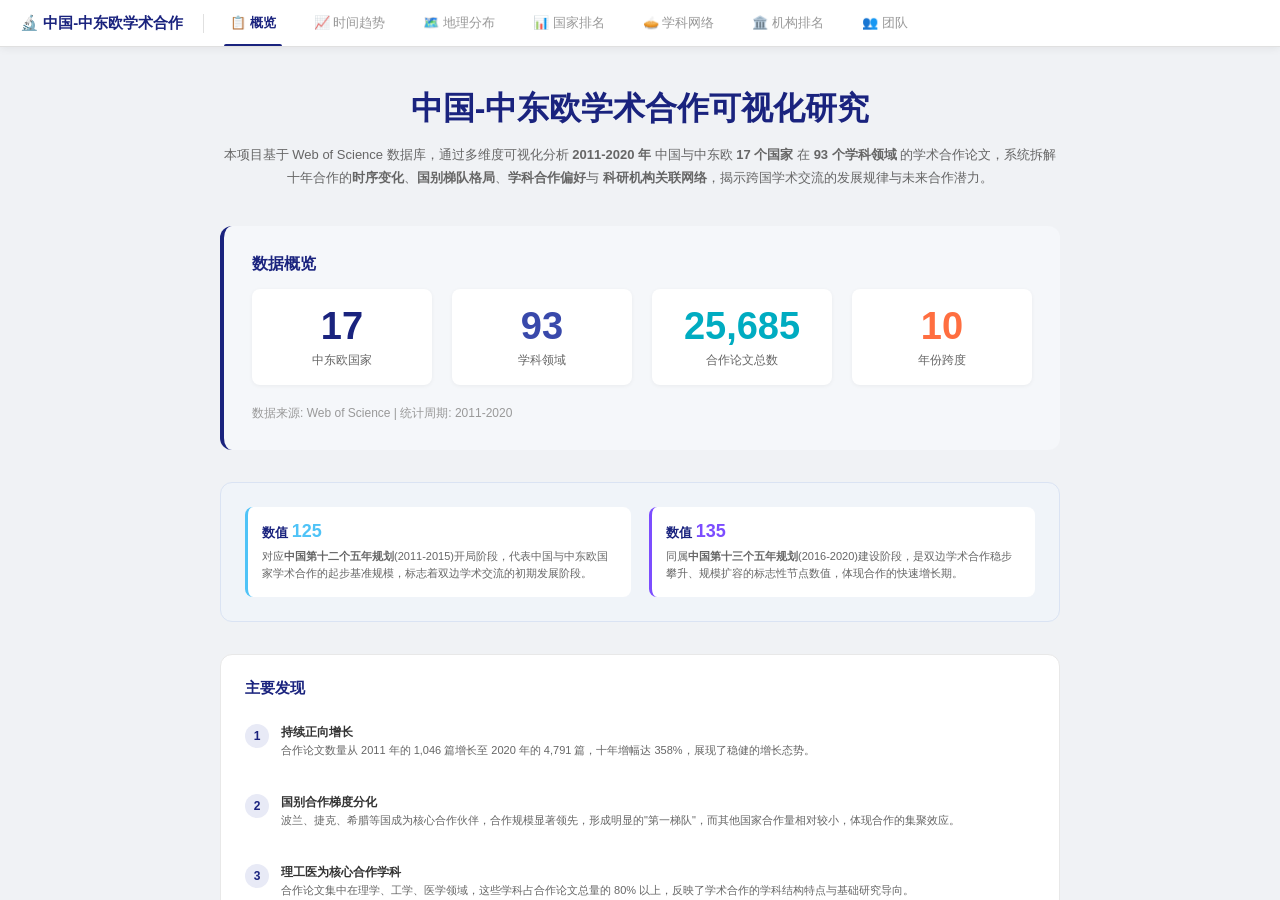
<file: Data-Visualization-Group-Homework-main/docs/index.html>
<!DOCTYPE html>
<html lang="zh-CN">
<head>
<meta charset="UTF-8">
<meta name="viewport" content="width=device-width, initial-scale=1.0">
<title>中国-中东欧学术合作可视化</title>
<link rel="stylesheet" href="common.css">
<style>
body{overflow:hidden;height:100vh;display:flex;flex-direction:column}
.nav{display:flex;align-items:center;gap:0;padding:0 20px;background:#fff;border-bottom:1px solid var(--c-border);box-shadow:0 2px 8px rgba(0,0,0,0.06);z-index:100;flex-shrink:0}
.nav-brand{font-size:15px;font-weight:700;color:var(--c-primary);padding:0 20px 0 0;white-space:nowrap;border-right:1px solid var(--c-border);margin-right:8px}
.nav-tabs{display:flex;align-items:center;gap:2px;overflow-x:auto}
.nav-tab{padding:14px 18px;font-size:13px;color:#999;cursor:pointer;border:none;background:none;white-space:nowrap;transition:all 0.2s;position:relative;font-family:inherit}
.nav-tab:hover{color:var(--c-primary);background:#f5f5f5}
.nav-tab.active{color:var(--c-primary);font-weight:600}
.nav-tab.active::after{content:"";position:absolute;bottom:0;left:12px;right:12px;height:2.5px;background:var(--c-primary);border-radius:2px 2px 0 0}
.content{flex:1;position:relative;background:var(--c-bg)}
.content iframe{position:absolute;inset:0;width:100%;height:100%;border:none;visibility:hidden}
.content iframe.active{visibility:visible}
.content .inline-page{position:absolute;inset:0;width:100%;height:100%;overflow:auto;visibility:hidden;display:block}
.content .inline-page.active{visibility:visible}
</style>
</head>
<body>

<nav class="nav">
  <div class="nav-brand">🔬 中国-中东欧学术合作</div>
  <div class="nav-tabs" id="navTabs"></div>
</nav>

<div class="content" id="content"></div>

<script>
const PAGES = [
  { id: "overview",  label: "📋 概览",    url: null },
  { id: "trend",     label: "📈 时间趋势", url: "trend_visualization.html" },
  { id: "map",       label: "🗺️ 地理分布", url: "cee_map_visualization.html" },
  { id: "bar",       label: "📊 国家排名", url: "cee_bar_ranking.html" },
  { id: "network",   label: "🥧 学科网络", url: "discipline_visualization.html" },
  { id: "institution",label:"🏛️ 机构排名", url: "institution_visualization.html" },

  { id: "team",      label: "👥 团队",     url: null },
];

let activeTab = "overview";
const navTabs = document.getElementById("navTabs");
const contentDiv = document.getElementById("content");
const elements = {};

PAGES.forEach(p => {
  const tab = document.createElement("div");
  tab.className = "nav-tab";
  tab.textContent = p.label;
  tab.onclick = () => switchTab(p.id);
  navTabs.appendChild(tab);
  p.tabEl = tab;

  if (p.url) {
    // 延迟加载: 首次点击时才设 src
    const iframe = document.createElement("iframe");
    iframe.dataset.src = p.url;
    contentDiv.appendChild(iframe);
    elements[p.id] = iframe;
  } else {
    const div = document.createElement("div");
    div.className = "inline-page";
    div.innerHTML = p.id === "overview" ? overviewHTML() : teamHTML();
    contentDiv.appendChild(div);
    elements[p.id] = div;
  }
});

function switchTab(id) {
  if (activeTab === id) return;
  const old = PAGES.find(p => p.id === activeTab);
  if (old) { old.tabEl.classList.remove("active"); elements[old.id].classList.remove("active"); }

  activeTab = id;
  const cur = PAGES.find(p => p.id === id);
  cur.tabEl.classList.add("active");
  const el = elements[id];

  // 延迟加载: 首次点击才设 src，保证 iframe 可见时 D3 能测到尺寸
  if (el.tagName === "IFRAME" && !el.src && el.dataset.src) {
    el.src = el.dataset.src;
  }

  el.classList.add("active");
}

// init
PAGES.find(p => p.id === "overview").tabEl.classList.add("active");
elements["overview"].classList.add("active");

function overviewHTML() {
  return `<div style="max-width:900px;padding:40px 30px;margin:0 auto 0">
  <div style="text-align:center;margin-bottom:36px">
    <h1 style="font-size:32px;font-weight:700;color:#1a237e;margin-bottom:12px">中国-中东欧学术合作可视化研究</h1>
    <p style="font-size:13px;color:#666;margin-bottom:24px;line-height:1.8">
      本项目基于 Web of Science 数据库，通过多维度可视化分析 <strong>2011-2020 年</strong> 中国与中东欧 <strong>17 个国家</strong>
      在 <strong>93 个学科领域</strong> 的学术合作论文，系统拆解十年合作的<strong>时序变化</strong>、<strong>国别梯队格局</strong>、<strong>学科合作偏好</strong>与
      <strong>科研机构关联网络</strong>，揭示跨国学术交流的发展规律与未来合作潜力。
    </p>
  </div>

  <div style="background:#f5f7fa;border-radius:12px;padding:28px;margin-bottom:32px;border-left:4px solid #1a237e">
    <h2 style="font-size:16px;font-weight:700;color:#1a237e;margin-bottom:14px">数据概览</h2>
    <div style="display:grid;grid-template-columns:repeat(4,1fr);gap:20px;margin-bottom:20px">
      <div style="text-align:center;padding:16px;background:#fff;border-radius:8px;box-shadow:0 1px 4px rgba(0,0,0,0.05)">
        <div style="font-size:38px;font-weight:800;color:#1a237e">17</div>
        <div style="font-size:12px;color:#666;margin-top:4px;font-weight:500">中东欧国家</div>
      </div>
      <div style="text-align:center;padding:16px;background:#fff;border-radius:8px;box-shadow:0 1px 4px rgba(0,0,0,0.05)">
        <div style="font-size:38px;font-weight:800;color:#3949ab">93</div>
        <div style="font-size:12px;color:#666;margin-top:4px;font-weight:500">学科领域</div>
      </div>
      <div style="text-align:center;padding:16px;background:#fff;border-radius:8px;box-shadow:0 1px 4px rgba(0,0,0,0.05)">
        <div style="font-size:38px;font-weight:800;color:#00acc1">25,685</div>
        <div style="font-size:12px;color:#666;margin-top:4px;font-weight:500">合作论文总数</div>
      </div>
      <div style="text-align:center;padding:16px;background:#fff;border-radius:8px;box-shadow:0 1px 4px rgba(0,0,0,0.05)">
        <div style="font-size:38px;font-weight:800;color:#ff6e40">10</div>
        <div style="font-size:12px;color:#666;margin-top:4px;font-weight:500">年份跨度</div>
      </div>
    </div>
    <p style="font-size:12px;color:#999;margin:0">数据来源: Web of Science | 统计周期: 2011-2020</p>
  </div>

  <div style="background:#f0f4f9;border-radius:12px;padding:24px;margin-bottom:32px;border:1px solid #dae3f3">
    <div style="display:grid;grid-template-columns:1fr 1fr;gap:18px">
      <div style="padding:14px;background:#fff;border-radius:8px;border-left:3px solid #4fc3f7">
        <div style="font-size:13px;color:#1a237e;font-weight:600;margin-bottom:6px">数值 <strong style="font-size:18px;color:#4fc3f7">125</strong></div>
        <p style="font-size:11px;color:#666;line-height:1.6;margin:0">对应<strong>中国第十二个五年规划</strong>(2011-2015)开局阶段，代表中国与中东欧国家学术合作的起步基准规模，标志着双边学术交流的初期发展阶段。</p>
      </div>
      <div style="padding:14px;background:#fff;border-radius:8px;border-left:3px solid #7c4dff">
        <div style="font-size:13px;color:#1a237e;font-weight:600;margin-bottom:6px">数值 <strong style="font-size:18px;color:#7c4dff">135</strong></div>
        <p style="font-size:11px;color:#666;line-height:1.6;margin:0">同属<strong>中国第十三个五年规划</strong>(2016-2020)建设阶段，是双边学术合作稳步攀升、规模扩容的标志性节点数值，体现合作的快速增长期。</p>
      </div>
    </div>
  </div>

  <div style="background:#fff;border-radius:12px;padding:24px;border:1px solid #e8e8e8;margin-bottom:32px">
    <h2 style="font-size:15px;font-weight:700;color:#1a237e;margin-bottom:14px">主要发现</h2>
    <div style="display:grid;grid-template-columns:1fr;gap:12px">
      <div style="display:flex;align-items:flex-start;gap:12px;padding:12px 0">
        <span style="flex-shrink:0;width:24px;height:24px;display:flex;align-items:center;justify-content:center;background:#e8eaf6;color:#1a237e;font-weight:700;border-radius:50%;font-size:12px">1</span>
        <div>
          <div style="font-size:12px;font-weight:600;color:#333;margin-bottom:2px"><strong>持续正向增长</strong></div>
          <p style="font-size:11px;color:#666;margin:0">合作论文数量从 2011 年的 1,046 篇增长至 2020 年的 4,791 篇，十年增幅达 358%，展现了稳健的增长态势。</p>
        </div>
      </div>
      <div style="display:flex;align-items:flex-start;gap:12px;padding:12px 0">
        <span style="flex-shrink:0;width:24px;height:24px;display:flex;align-items:center;justify-content:center;background:#e8eaf6;color:#1a237e;font-weight:700;border-radius:50%;font-size:12px">2</span>
        <div>
          <div style="font-size:12px;font-weight:600;color:#333;margin-bottom:2px"><strong>国别合作梯度分化</strong></div>
          <p style="font-size:11px;color:#666;margin:0">波兰、捷克、希腊等国成为核心合作伙伴，合作规模显著领先，形成明显的"第一梯队"，而其他国家合作量相对较小，体现合作的集聚效应。</p>
        </div>
      </div>
      <div style="display:flex;align-items:flex-start;gap:12px;padding:12px 0">
        <span style="flex-shrink:0;width:24px;height:24px;display:flex;align-items:center;justify-content:center;background:#e8eaf6;color:#1a237e;font-weight:700;border-radius:50%;font-size:12px">3</span>
        <div>
          <div style="font-size:12px;font-weight:600;color:#333;margin-bottom:2px"><strong>理工医为核心合作学科</strong></div>
          <p style="font-size:11px;color:#666;margin:0">合作论文集中在理学、工学、医学领域，这些学科占合作论文总量的 80% 以上，反映了学术合作的学科结构特点与基础研究导向。</p>
        </div>
      </div>
    </div>
  </div>

  <div style="background:#f5f7fa;border-radius:12px;padding:20px;text-align:center;border-top:2px solid #1a237e">
    <h2 style="font-size:14px;font-weight:700;color:#1a237e;margin-bottom:12px">浏览指引</h2>
    <p style="font-size:12px;color:#666;margin-bottom:12px">通过以下五大板块逐层深入了解中国与中东欧学术合作的全景特征：</p>
    <div style="display:grid;grid-template-columns:repeat(5,1fr);gap:10px;font-size:11px">
      <div style="padding:10px;background:#fff;border-radius:6px;border-left:2px solid #4fc3f7">
        <strong>📈 时间趋势</strong><br>
        <span style="color:#999">十年发文量变化</span>
      </div>
      <div style="padding:10px;background:#fff;border-radius:6px;border-left:2px solid #7c4dff">
        <strong>🗺️ 地理分布</strong><br>
        <span style="color:#999">各国合作格局</span>
      </div>
      <div style="padding:10px;background:#fff;border-radius:6px;border-left:2px solid #69f0ae">
        <strong>📊 国家排名</strong><br>
        <span style="color:#999">国别合作梯队</span>
      </div>
      <div style="padding:10px;background:#fff;border-radius:6px;border-left:2px solid #00e5ff">
        <strong>🥧 学科网络</strong><br>
        <span style="color:#999">学科合作关系</span>
      </div>
      <div style="padding:10px;background:#fff;border-radius:6px;border-left:2px solid #ff6e40">
        <strong>🏛️ 机构排名</strong><br>
        <span style="color:#999">科研机构角色</span>
      </div>
    </div>
  </div>

  <p style="font-size:11px;color:#bbb;text-align:center;margin-top:28px;padding-top:20px;border-top:1px solid #e8e8e8">
    数据来源: Web of Science | 可视化: D3.js v7 | 制作年份: 2026
  </p>
</div>`;
}

function teamHTML() {
  return `<div style="max-width:900px;padding:40px 30px;margin:0px auto 0">
  <div style="text-align:center;margin-bottom:32px">
    <div style="font-size:48px;margin-bottom:12px">👥</div>
    <h2 style="font-size:28px;font-weight:700;color:#1a237e;margin-bottom:8px">项目团队</h2>
    <p style="font-size:12px;color:#999">《数据可视化》课程小组作业</p>
  </div>

  <div style="display:grid;grid-template-columns:repeat(3,1fr);gap:20px;margin-bottom:36px">
    ${[
      {name:'陈曦',role:''},
      {name:'童梓航',role:''},
      {name:'张旭',role:''},
      {name:'谢渊颉',role:''},
      {name:'朱佑昆',role:''},
      {name:'王国盛',role:''}
    ].map(p=>`
    <div style="background:#fff;border:1px solid #e8e8e8;border-radius:12px;padding:20px 16px;text-align:center;box-shadow:0 2px 8px rgba(0,0,0,0.04)">
      <div style="width:56px;height:56px;border-radius:50%;background:linear-gradient(135deg,#e8eaf6,#f3e5f5);margin:0 auto 12px;display:flex;align-items:center;justify-content:center;font-size:24px;border:2px solid #f0f0f0">👤</div>
      <div style="font-size:14px;font-weight:600;color:#333;margin-bottom:2px">${p.name}</div>
      <div style="font-size:11px;color:#4fc3f7;font-weight:500;margin-bottom:8px">${p.role}</div>
    </div>`).join("")}
  </div>

  <div style="background:#f5f7fa;border:1px solid #dae3f3;border-radius:12px;padding:24px;margin-bottom:28px;border-left:4px solid #1a237e">
    <h3 style="color:#1a237e;font-size:15px;font-weight:700;margin-bottom:14px">项目要点</h3>
    <div style="display:grid;grid-template-columns:1fr;gap:12px">
      <div style="display:flex;gap:10px;align-items:flex-start">
  
        <div style="font-size:11px;color:#666;line-height:1.6">
          <strong>数据量级：</strong>覆盖 2011-2020 年间中国与中东欧 16 国 93 个学科领域的 25,685 篇合作论文，数据粒度到单篇论文的国家、学科、机构等维度。
        </div>
      </div>
      <div style="display:flex;gap:10px;align-items:flex-start">
        <div style="font-size:11px;color:#666;line-height:1.6">
          <strong>核心发现：</strong>中东欧合作发文量呈持续增长，国家间合作存在明显的梯队分化，其中波兰、捷克、希腊为"第一梯队"，理工医学科占绝对优势。
        </div>
      </div>
      <div style="display:flex;gap:10px;align-items:flex-start">
        <div style="font-size:11px;color:#666;line-height:1.6">
          <strong>分析维度：</strong>从时间序列、地理位置、学科分布、机构合作等多个角度进行系统分析，揭示合作规律，展示学术交流的发展潜力。
        </div>
      </div>
      <div style="display:flex;gap:10px;align-items:flex-start">
        <div style="font-size:11px;color:#666;line-height:1.6">
          <strong>技术实现：</strong>采用 D3.js v7 交互式可视化技术，呈现折线图、地图、网络图、雷达图等多种图表形式，提供动态的数据探索体验。
        </div>
      </div>
    </div>
  </div>

  <div style="background:#fff;border:1px solid #e8e8e8;border-radius:12px;padding:20px;text-align:center;color:#999;font-size:11px">
    <p style="margin-bottom:8px"><strong>可视化工具：</strong>D3.js v7 | <strong>地理数据：</strong>Natural Earth 50m</p>
    <p style="margin:0"><strong>数据来源：</strong>Web of Science 核心数据库 | <strong>统计周期：</strong>2011-2020</p>
  </div>

  <p style="font-size:10px;color:#ddd;text-align:center;margin-top:20px;padding-top:16px;border-top:1px solid #eee">
    本项目为学术研究成果展示，欢迎学术交流与反馈。
  </p>
</div>`;
}
</script>
</body>
</html>
</file>
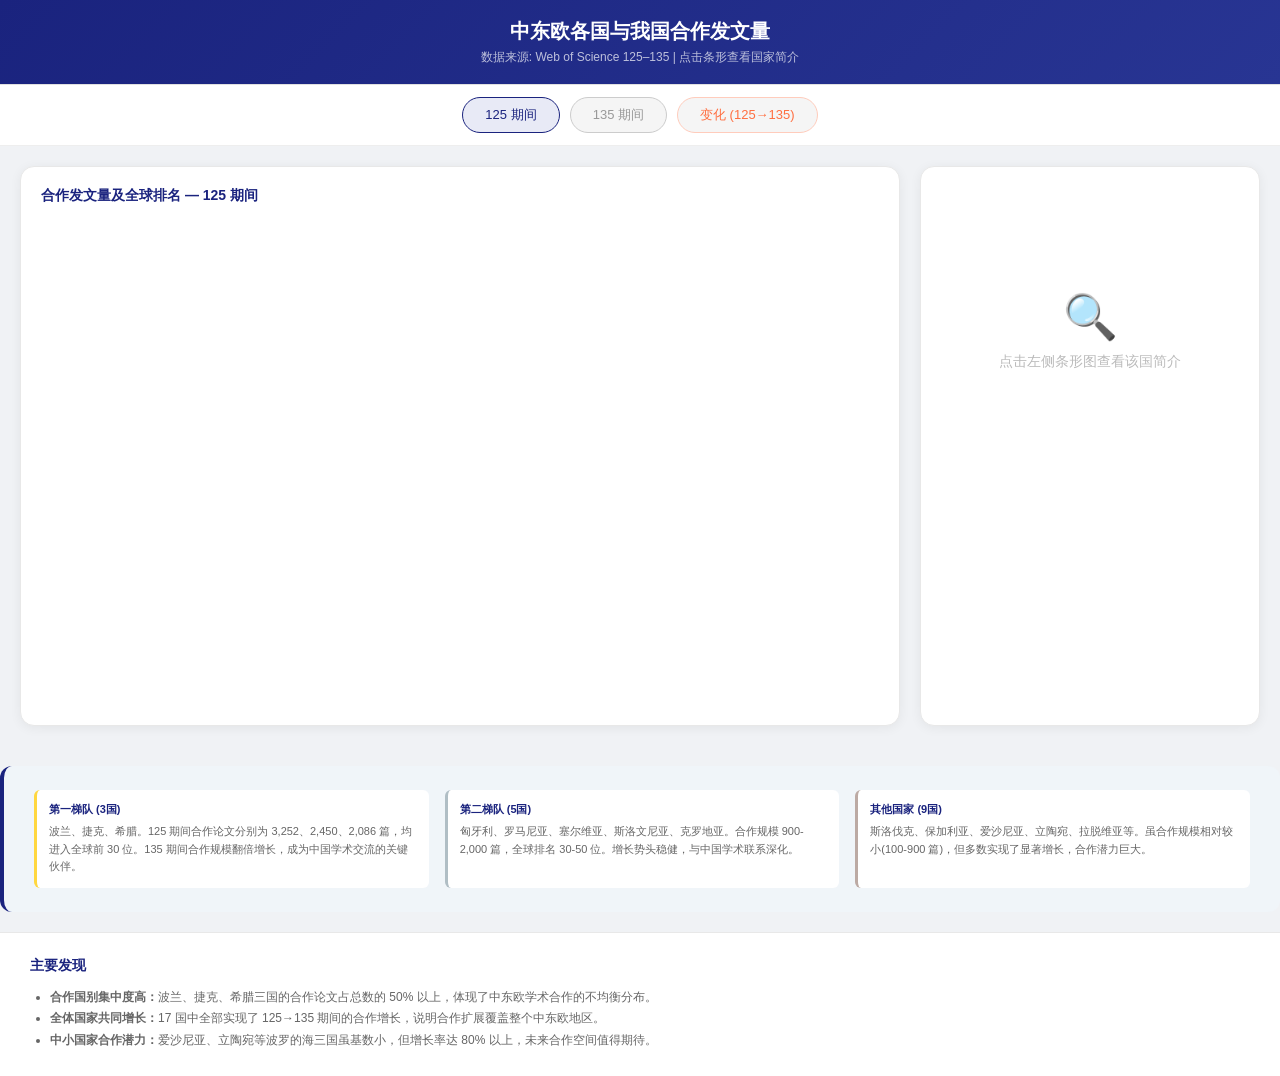
<file: Data-Visualization-Group-Homework-main/docs/cee_bar_ranking.html>
<!DOCTYPE html>
<html lang="zh-CN">
<head>
<meta charset="UTF-8"><meta name="viewport" content="width=device-width, initial-scale=1.0">
<title>各国合作论文量与排名</title>
<script src="https://d3js.org/d3.v7.min.js"></script>
<link rel="stylesheet" href="common.css">
<style>
.main-container{display:flex;gap:20px;padding:20px;max-width:1300px;margin:0 auto;min-height:600px}
.chart-panel{flex:1;background:#fff;border:1px solid #e8e8e8;border-radius:14px;padding:20px;box-shadow:0 2px 12px rgba(0,0,0,0.06)}
.chart-title{font-size:14px;font-weight:600;color:var(--c-primary);margin-bottom:12px}
.profile-panel{flex:0 0 340px;background:#fff;border:1px solid #e8e8e8;border-radius:14px;padding:24px;box-shadow:0 2px 12px rgba(0,0,0,0.06)}
.profile-title{font-size:17px;font-weight:700;color:var(--c-primary);margin-bottom:14px;padding-bottom:8px;border-bottom:2px solid #d0d0d0}
.profile-placeholder{color:#bbb;font-size:14px;text-align:center;padding-top:100px}
.profile-placeholder span{display:block;font-size:44px;margin-bottom:10px}
.profile-field{margin-bottom:12px}
.profile-label{font-size:11px;color:#bbb;margin-bottom:2px}
.profile-value{font-size:14px;color:#666;line-height:1.5}
.dumbbell-block{background:#fff;border:1px solid #e8e8e8;border-radius:14px;padding:20px;box-shadow:0 2px 12px rgba(0,0,0,0.06);margin:0 20px 20px;max-width:1300px;margin-left:auto;margin-right:auto}
.dumbbell-title{font-size:14px;font-weight:600;color:var(--c-primary);margin-bottom:16px;display:flex;align-items:center;gap:10px}
.dumbbell-legend{display:flex;gap:16px;font-size:11px;color:#999;align-items:center}
.dumbbell-legend .dot125{width:10px;height:10px;border-radius:50%;background:#4fc3f7;display:inline-block}
.dumbbell-legend .dot135{width:10px;height:10px;border-radius:50%;background:#7c4dff;display:inline-block}
.dumbbell-container{width:100%;overflow-x:auto}
</style>
</head>
<body>
<div class="header"><h1>中东欧各国与我国合作发文量</h1><p>数据来源: Web of Science 125–135 | 点击条形查看国家简介</p></div>
<div class="controls">
  <button class="mode-btn active" data-mode="125">125 期间</button>
  <button class="mode-btn" data-mode="135">135 期间</button>
  <button class="mode-btn delta" data-mode="delta">变化 (125→135)</button>
</div>
<div class="main-container">
<div class="chart-panel"><div class="chart-title" id="chartTitle">合作发文量及全球排名 — 125 期间</div><div id="barChart"></div></div>
<div class="profile-panel" id="profilePanel"><div class="profile-placeholder"><span>&#128269;</span><div>点击左侧条形图查看该国简介</div></div></div>
</div>
<div class="dumbbell-block" style="display:none">
<div class="dumbbell-title">📈 125 → 135 发文量变化对比图
<span class="dumbbell-legend"><span class="dot125"></span> 125 期间 (2011-2015) <span class="dot135"></span> 135 期间 (2016-2020) <span style="color:#69f0ae;font-weight:600;">+增长</span></span>
</div>
<div class="dumbbell-container" id="dumbbellChart"></div>
</div>
<div class="tooltip" id="tooltip"></div>
<script>
const CEE_DATA=[{"name_cn": "波兰", "name_en": "POLAND", "p125": 3252, "r125": 21, "p135": 6866, "r135": 23, "delta": 3614}, {"name_cn": "捷克", "name_en": "CZECH REPUBLIC", "p125": 2450, "r125": 27, "p135": 5063, "r135": 30, "delta": 2613}, {"name_cn": "希腊", "name_en": "GREECE", "p125": 2086, "r125": 30, "p135": 4193, "r135": 37, "delta": 2107}, {"name_cn": "匈牙利", "name_en": "HUNGARY", "p125": 1901, "r125": 34, "p135": 3673, "r135": 39, "delta": 1772}, {"name_cn": "罗马尼亚", "name_en": "ROMANIA", "p125": 1596, "r125": 38, "p135": 3124, "r135": 41, "delta": 1528}, {"name_cn": "塞尔维亚", "name_en": "SERBIA", "p125": 1295, "r125": 42, "p135": 1967, "r135": 47, "delta": 672}, {"name_cn": "斯洛文尼亚", "name_en": "SLOVENIA", "p125": 1045, "r125": 46, "p135": 1920, "r135": 48, "delta": 875}, {"name_cn": "斯洛伐克", "name_en": "SLOVAKIA", "p125": 896, "r125": 52, "p135": 1809, "r135": 50, "delta": 913}, {"name_cn": "克罗地亚", "name_en": "CROATIA", "p125": 907, "r125": 51, "p135": 1690, "r135": 51, "delta": 783}, {"name_cn": "保加利亚", "name_en": "BULGARIA", "p125": 693, "r125": 55, "p135": 1621, "r135": 52, "delta": 928}, {"name_cn": "爱沙尼亚", "name_en": "ESTONIA", "p125": 714, "r125": 54, "p135": 1528, "r135": 53, "delta": 814}, {"name_cn": "立陶宛", "name_en": "LITHUANIA", "p125": 607, "r125": 56, "p135": 1522, "r135": 54, "delta": 915}, {"name_cn": "拉脱维亚", "name_en": "LATVIA", "p125": 97, "r125": 87, "p135": 1028, "r135": 64, "delta": 931}, {"name_cn": "北马其顿", "name_en": "MACEDONIA", "p125": 70, "r125": 94, "p135": 178, "r135": 99, "delta": 108}, {"name_cn": "黑山", "name_en": "MONTENEGRO", "p125": 11, "r125": 139, "p135": 129, "r135": 108, "delta": 118}, {"name_cn": "波黑", "name_en": "BOSNIA & HERZEGOVINA", "p125": 17, "r125": 133, "p135": 90, "r135": 117, "delta": 73}, {"name_cn": "阿尔巴尼亚", "name_en": "ALBANIA", "p125": 6, "r125": 149, "p135": 71, "r135": 124, "delta": 65}], PROFILES={"波兰": {"capital": "华沙", "area": "31.27万 km²", "population": "约 3,775 万 (2023)", "location": "中欧，北濒波罗的海，东邻白俄罗斯、乌克兰，南接捷克、斯洛伐克，西连德国", "language": "波兰语", "currency": "兹罗提 (PLN)", "eu": "欧盟成员国 (2004年加入)"}, "捷克": {"capital": "布拉格", "area": "7.89万 km²", "population": "约 1,087 万 (2023)", "location": "中欧内陆国，北邻波兰，东接斯洛伐克，南连奥地利，西毗德国", "language": "捷克语", "currency": "捷克克朗 (CZK)", "eu": "欧盟成员国 (2004年加入)"}, "希腊": {"capital": "雅典", "area": "13.20万 km²", "population": "约 1,036 万 (2023)", "location": "东南欧，巴尔干半岛南端，濒爱琴海、爱奥尼亚海和地中海", "language": "希腊语", "currency": "欧元 (EUR)", "eu": "欧盟成员国 (1981年加入)"}, "匈牙利": {"capital": "布达佩斯", "area": "9.30万 km²", "population": "约 960 万 (2023)", "location": "中欧内陆国，北邻斯洛伐克，东接乌克兰、罗马尼亚，南连塞尔维亚、克罗地亚、斯洛文尼亚", "language": "匈牙利语", "currency": "福林 (HUF)", "eu": "欧盟成员国 (2004年加入)"}, "罗马尼亚": {"capital": "布加勒斯特", "area": "23.84万 km²", "population": "约 1,905 万 (2023)", "location": "东南欧，巴尔干半岛北部，濒黑海", "language": "罗马尼亚语", "currency": "列伊 (RON)", "eu": "欧盟成员国 (2007年加入)"}, "塞尔维亚": {"capital": "贝尔格莱德", "area": "8.84万 km²", "population": "约 667 万 (2023)", "location": "东南欧，巴尔干半岛中部内陆国", "language": "塞尔维亚语", "currency": "第纳尔 (RSD)", "eu": "欧盟候选国"}, "斯洛文尼亚": {"capital": "卢布尔雅那", "area": "2.03万 km²", "population": "约 212 万 (2023)", "location": "中欧南部，北邻奥地利，东接匈牙利，南连克罗地亚，西毗意大利", "language": "斯洛文尼亚语", "currency": "欧元 (EUR)", "eu": "欧盟成员国 (2004年加入)"}, "克罗地亚": {"capital": "萨格勒布", "area": "5.66万 km²", "population": "约 385 万 (2023)", "location": "东南欧，巴尔干半岛西北部，濒亚得里亚海", "language": "克罗地亚语", "currency": "欧元 (EUR)", "eu": "欧盟成员国 (2013年加入)"}, "斯洛伐克": {"capital": "布拉迪斯拉发", "area": "4.90万 km²", "population": "约 543 万 (2023)", "location": "中欧内陆国，北邻波兰，东接乌克兰，南连匈牙利，西毗奥地利、捷克", "language": "斯洛伐克语", "currency": "欧元 (EUR)", "eu": "欧盟成员国 (2004年加入)"}, "爱沙尼亚": {"capital": "塔林", "area": "4.52万 km²", "population": "约 136 万 (2023)", "location": "东北欧，波罗的海东岸，北濒芬兰湾", "language": "爱沙尼亚语", "currency": "欧元 (EUR)", "eu": "欧盟成员国 (2004年加入)"}, "保加利亚": {"capital": "索非亚", "area": "11.10万 km²", "population": "约 644 万 (2023)", "location": "东南欧，巴尔干半岛东部，濒黑海", "language": "保加利亚语", "currency": "列弗 (BGN)", "eu": "欧盟成员国 (2007年加入)"}, "立陶宛": {"capital": "维尔纽斯", "area": "6.53万 km²", "population": "约 287 万 (2023)", "location": "东北欧，波罗的海东岸", "language": "立陶宛语", "currency": "欧元 (EUR)", "eu": "欧盟成员国 (2004年加入)"}, "拉脱维亚": {"capital": "里加", "area": "6.46万 km²", "population": "约 188 万 (2023)", "location": "东北欧，波罗的海东岸", "language": "拉脱维亚语", "currency": "欧元 (EUR)", "eu": "欧盟成员国 (2004年加入)"}, "北马其顿": {"capital": "斯科普里", "area": "2.57万 km²", "population": "约 206 万 (2023)", "location": "东南欧，巴尔干半岛中部内陆国", "language": "马其顿语", "currency": "代纳尔 (MKD)", "eu": "欧盟候选国"}, "波黑": {"capital": "萨拉热窝", "area": "5.12万 km²", "population": "约 322 万 (2023)", "location": "东南欧，巴尔干半岛中西部", "language": "波斯尼亚语/克罗地亚语/塞尔维亚语", "currency": "可兑换马克 (BAM)", "eu": "欧盟候选国"}, "黑山": {"capital": "波德戈里察", "area": "1.38万 km²", "population": "约 62 万 (2023)", "location": "东南欧，巴尔干半岛西部，濒亚得里亚海", "language": "黑山语", "currency": "欧元 (EUR)", "eu": "欧盟候选国"}, "阿尔巴尼亚": {"capital": "地拉那", "area": "2.87万 km²", "population": "约 277 万 (2023)", "location": "东南欧，巴尔干半岛西部，濒亚得里亚海和爱奥尼亚海", "language": "阿尔巴尼亚语", "currency": "列克 (ALL)", "eu": "欧盟候选国"}};
let currentMode="125", selectedCountry=null;

function getVal(d){return currentMode==="125"?d.p125:currentMode==="135"?d.p135:d.delta}
function getRank(d){return currentMode==="delta"?"":" (全球第 "+(currentMode==="125"?d.r125:d.r135)+" 位)"}

function drawChart(){
  d3.select("#barChart").selectAll("*").remove();
  const data=[...CEE_DATA].sort((a,b)=>getVal(b)-getVal(a));
  const vals=data.map(d=>getVal(d));
  const absMax=d3.max(vals.map(Math.abs))||1;
  const w=580,barH=28,gap=7,top=8,bot=20;
  const h=data.length*(barH+gap)+top+bot;
  const svg=d3.select("#barChart").append("svg").attr("width",w).attr("height",h);
  const cx=130;
  const badgeR=10;
  const badgeColors=["#ffd740","#b0bec5","#bcaaa4"];
  let xS;
  if(currentMode==="delta") xS=d3.scaleLinear().domain([-absMax*1.15,absMax*1.15]).range([0,w-cx-80]);
  else xS=d3.scaleLinear().domain([0,(d3.max(vals)||1)*1.12]).range([0,w-cx-80]);

  const rows=svg.selectAll("g").data(data).join("g").attr("transform",(d,i)=>`translate(${cx},${top+i*(barH+gap)})`);

  // bg
  rows.append("rect").attr("x",0).attr("y",0).attr("width",w-cx-80).attr("height",barH).attr("rx",4).attr("fill","#fafafa");

  // delta zero line
  if(currentMode==="delta") svg.append("line").attr("x1",cx+xS(0)).attr("x2",cx+xS(0)).attr("y1",top).attr("y2",top+data.length*(barH+gap)).attr("stroke","#e0e0e0").attr("stroke-width",1).attr("stroke-dasharray","5,3");

  // value bar (with enter animation)
  rows.append("rect").attr("class","val-bar")
    .attr("x",d=>currentMode==="delta"?(getVal(d)>=0?xS(0):xS(getVal(d))):0)
    .attr("y",0).attr("width",0).attr("height",barH).attr("rx",4)
    .attr("fill",d=>currentMode==="delta"?(getVal(d)>=0?"#69f0ae":"#ff6e40"):"#4fc3f7")
    .on("mouseenter",function(e,d){d3.select(this).attr("opacity",1);const dl=d.delta>=0?"+"+d.delta:d.delta;showTooltip(e,`<b>${d.name_cn}</b><br>${getValLabel(d)}${currentMode!=="delta"?"<br>变化: "+dl+" 篇":""}`)})
    .on("mouseleave",function(e,d){d3.select(this).attr("opacity",0.85);hideTooltip()})
    .on("click",(e,d)=>{selectedCountry=selectedCountry&&selectedCountry.name_cn===d.name_cn?null:d;d3.selectAll("rect.val-bar").attr("fill",dd=>{if(currentMode==="delta")return getVal(dd)>=0?"#69f0ae":"#ff6e40";return selectedCountry&&dd.name_cn===selectedCountry.name_cn?"#00e5ff":"#4fc3f7"});showProfile(selectedCountry)})
    .transition().duration(700).delay((d,i)=>i*45)
    .attr("width",d=>currentMode==="delta"?Math.abs(xS(getVal(d))-xS(0)):Math.max(xS(getVal(d)),3)).attr("opacity",0.85);

  // rank badges + names
  const nameG=svg.selectAll("g.nm").data(data).join("g").attr("class","nm")
    .attr("transform",(d,i)=>`translate(${cx-12},${top+i*(barH+gap)+barH/2})`);
  nameG.append("circle").attr("r",badgeR).attr("fill",(d,i)=>i<3?badgeColors[i]:"#e0e0e0").attr("stroke",(d,i)=>i<3?badgeColors[i]:"none").attr("stroke-width",1);
  nameG.append("text").attr("text-anchor","middle").attr("dy","0.38em").style("fill",(d,i)=>i<3?"#0a0e27":"#fff").style("font-size","10px").style("font-weight","700").text((d,i)=>i+1);
  nameG.append("text").attr("x",-badgeR-6).attr("text-anchor","end").attr("dy","0.38em").style("fill","#333").style("font-size","13px").style("font-weight","700").text(d=>d.name_cn);

  // values
  svg.selectAll("text.vl").data(data).join("text").attr("class","vl")
    .attr("x",d=>{const v=getVal(d);return cx+(currentMode==="delta"?(xS(v)+(v>=0?24:-24)):xS(v)+6)})
    .attr("y",(d,i)=>top+i*(barH+gap)+barH/2+4)
    .attr("text-anchor",currentMode==="delta"?"middle":"start")
    .style("fill",d=>currentMode==="delta"?(getVal(d)>=0?"#2e7d32":"#c62828"):"#555").style("font-size","11px")
    .text(d=>getValLabel(d));

  d3.select("#chartTitle").text(`合作发文量及全球排名 — ${currentMode==="125"?"125 期间":currentMode==="135"?"135 期间":"变化量 (125→135)"}`);
}

function getValLabel(d){const v=getVal(d),r=getRank(d);return currentMode==="delta"?(v>=0?"+"+v:v)+" 篇":v+" 篇"+r}

function showProfile(d){
  const p=d3.select("#profilePanel");p.selectAll("*").remove();
  if(!d){p.append("div").attr("class","profile-placeholder").html(`<span>&#128269;</span><div>点击左侧条形图查看该国简介</div>`);return}
  const pr=PROFILES[d.name_cn];if(!pr)return;
  p.append("div").attr("class","profile-title").text(" "+d.name_cn);
  [["首都",pr.capital],["地理位置",pr.location],["国土面积",pr.area],["人口",pr.population],["官方语言",pr.language],["货币",pr.currency],["欧盟状态",pr.eu],["125 期间",`${d.p125} 篇 (全球第 ${d.r125} 位)`],["135 期间",`${d.p135} 篇 (全球第 ${d.r135} 位)`],["变化",`${d.delta>=0?'+':''}${d.delta} 篇`]].forEach(([l,v])=>{const r=p.append("div").attr("class","profile-field");r.append("div").attr("class","profile-label").text(l);r.append("div").attr("class","profile-value").text(v)});
}

function showTooltip(e,h){d3.select("#tooltip").html(h).style("opacity",1).style("left",(e.pageX+14)+"px").style("top",(e.pageY-10)+"px")}
function hideTooltip(){d3.select("#tooltip").style("opacity",0)}

d3.selectAll(".mode-btn").on("click",function(){currentMode=this.dataset.mode;d3.selectAll(".mode-btn").classed("active",function(){return this.dataset.mode===currentMode});d3.selectAll(".mode-btn.delta").classed("active",currentMode==="delta");if(currentMode==="delta"){d3.selectAll(".main-container").style("display","none");d3.select("#barChart").selectAll("*").remove();d3.select(".dumbbell-block").style("display","block");drawDumbbell()}else{d3.selectAll(".main-container").style("display","flex");d3.select(".dumbbell-block").style("display","none");drawChart()}});

drawChart();

function drawDumbbell(){
  const container=d3.select("#dumbbellChart");container.selectAll("*").remove();
  const data=[...CEE_DATA].sort((a,b)=>b.delta-a.delta);
  const max135=d3.max(data,d=>d.p135)||1;
  const w=Math.max(container.node().clientWidth,700), rowH=32,gap=6,top=8,bot=10,marginL=92,marginR=150;
  const chartW=w-marginL-marginR;
  const h=data.length*(rowH+gap)+top+bot;
  const svg=container.append("svg").attr("width",w).attr("height",h);

  const xMin=d3.min(data,d=>d.p125)||0;
  const xMax=max135*1.08;
  const x=d3.scaleLinear().domain([0,xMax]).range([0,chartW]).nice();

  const rows=svg.selectAll("g.row").data(data).join("g")
    .attr("class","row").attr("transform",(d,i)=>`translate(${marginL},${top+i*(rowH+gap)})`);

  rows.append("rect").attr("x",0).attr("y",-rowH/2).attr("width",chartW).attr("height",rowH)
    .attr("rx",3).attr("fill",(d,i)=>i%2===0?"#fafafa":"#fff");

  rows.append("line")
    .attr("x1",d=>x(d.p125)).attr("y1",0)
    .attr("x2",d=>x(d.p135)).attr("y2",0)
    .attr("stroke","#69f0ae").attr("stroke-width",d=>Math.max(2,Math.sqrt(d.delta)/18))
    .attr("opacity",0.7).attr("stroke-linecap","round");

  rows.append("circle")
    .attr("cx",d=>x(d.p125)).attr("cy",0).attr("r",7)
    .attr("fill","#4fc3f7").attr("stroke","#fff").attr("stroke-width",2)
    .on("mouseenter",function(e,d){d3.select(this).attr("r",9).attr("stroke-width",3);showTooltip(e,`<b>${d.name_cn}</b><br>125 期间: ${d.p125} 篇<br>全球排名: 第 ${d.r125} 位`)})
    .on("mouseleave",function(){d3.select(this).attr("r",7).attr("stroke-width",2);hideTooltip()});

  rows.append("text")
    .attr("x",d=>x(d.p125)-10).attr("y",-11)
    .attr("text-anchor","end").style("font-size","9px").style("fill","#4fc3f7").style("font-weight","600")
    .text(d=>d.p125);

  rows.append("circle")
    .attr("cx",d=>x(d.p135)).attr("cy",0).attr("r",8)
    .attr("fill","#7c4dff").attr("stroke","#fff").attr("stroke-width",2)
    .on("mouseenter",function(e,d){d3.select(this).attr("r",10).attr("stroke-width",3);showTooltip(e,`<b>${d.name_cn}</b><br>135 期间: ${d.p135} 篇<br>全球排名: 第 ${d.r135} 位`)})
    .on("mouseleave",function(){d3.select(this).attr("r",8).attr("stroke-width",2);hideTooltip()});

  rows.append("text")
    .attr("x",d=>x(d.p135)+10).attr("y",-11)
    .attr("text-anchor","start").style("font-size","9px").style("fill","#7c4dff").style("font-weight","600")
    .text(d=>d.p135);

  svg.selectAll("text.cn").data(data).join("text").attr("class","cn")
    .attr("x",marginL-8).attr("y",(d,i)=>top+i*(rowH+gap)+4)
    .attr("text-anchor","end").style("font-size","12px").style("fill","#333").style("font-weight","600")
    .text(d=>d.name_cn);

  svg.selectAll("text.dl").data(data).join("text").attr("class","dl")
    .attr("x",marginL+chartW+6).attr("y",(d,i)=>top+i*(rowH+gap)+1)
    .attr("text-anchor","start").style("font-size","11px").style("fill","#2e7d32").style("font-weight","700")
    .text(d=>"+"+d.delta);

  svg.selectAll("text.rc").data(data).join("text").attr("class","rc")
    .attr("x",marginL+chartW+6).attr("y",(d,i)=>top+i*(rowH+gap)+14)
    .attr("text-anchor","start").style("font-size","8px").style("fill","#999")
    .text(d=>`R${d.r125}→R${d.r135}`);
}
</script>


<div style="background:#f0f5f9; padding: 24px 30px; margin: 20px; border-radius:12px; border-left:4px solid #1a237e; max-width:1300px; margin-left:auto; margin-right:auto;">
  <div style="display:grid; grid-template-columns:repeat(3,1fr); gap:16px; font-size:11px;">
    <div style="padding:12px; background:#fff; border-radius:6px; border-left:3px solid #ffd740;">
      <strong style="color:#1a237e; display:block; margin-bottom:6px;">第一梯队 (3国)</strong>
      <p style="color:#666; margin:0; line-height:1.6;">波兰、捷克、希腊。125 期间合作论文分别为 3,252、2,450、2,086 篇，均进入全球前 30 位。135 期间合作规模翻倍增长，成为中国学术交流的关键伙伴。</p>
    </div>
    <div style="padding:12px; background:#fff; border-radius:6px; border-left:3px solid #b0bec5;">
      <strong style="color:#1a237e; display:block; margin-bottom:6px;">第二梯队 (5国)</strong>
      <p style="color:#666; margin:0; line-height:1.6;">匈牙利、罗马尼亚、塞尔维亚、斯洛文尼亚、克罗地亚。合作规模 900-2,000 篇，全球排名 30-50 位。增长势头稳健，与中国学术联系深化。</p>
    </div>
    <div style="padding:12px; background:#fff; border-radius:6px; border-left:3px solid #bcaaa4;">
      <strong style="color:#1a237e; display:block; margin-bottom:6px;">其他国家 (9国)</strong>
      <p style="color:#666; margin:0; line-height:1.6;">斯洛伐克、保加利亚、爱沙尼亚、立陶宛、拉脱维亚等。虽合作规模相对较小(100-900 篇)，但多数实现了显著增长，合作潜力巨大。</p>
    </div>
  </div>
</div>

<div style="background:#fff; border-top:1px solid #e8e8e8; padding: 24px 30px; max-width:1300px; margin-left:auto; margin-right:auto;">
  <h3 style="font-size:14px; font-weight:700; color:#1a237e; margin-bottom:12px;">主要发现</h3>
  <ul style="font-size:12px; color:#666; line-height:1.8; margin:0; padding-left:20px;">
    <li><strong>合作国别集中度高：</strong>波兰、捷克、希腊三国的合作论文占总数的 50% 以上，体现了中东欧学术合作的不均衡分布。</li>
    <li><strong>全体国家共同增长：</strong>17 国中全部实现了 125→135 期间的合作增长，说明合作扩展覆盖整个中东欧地区。</li>
    <li><strong>中小国家合作潜力：</strong>爱沙尼亚、立陶宛等波罗的海三国虽基数小，但增长率达 80% 以上，未来合作空间值得期待。</li>
  </ul>
</div>

</body>
</html>
</file>
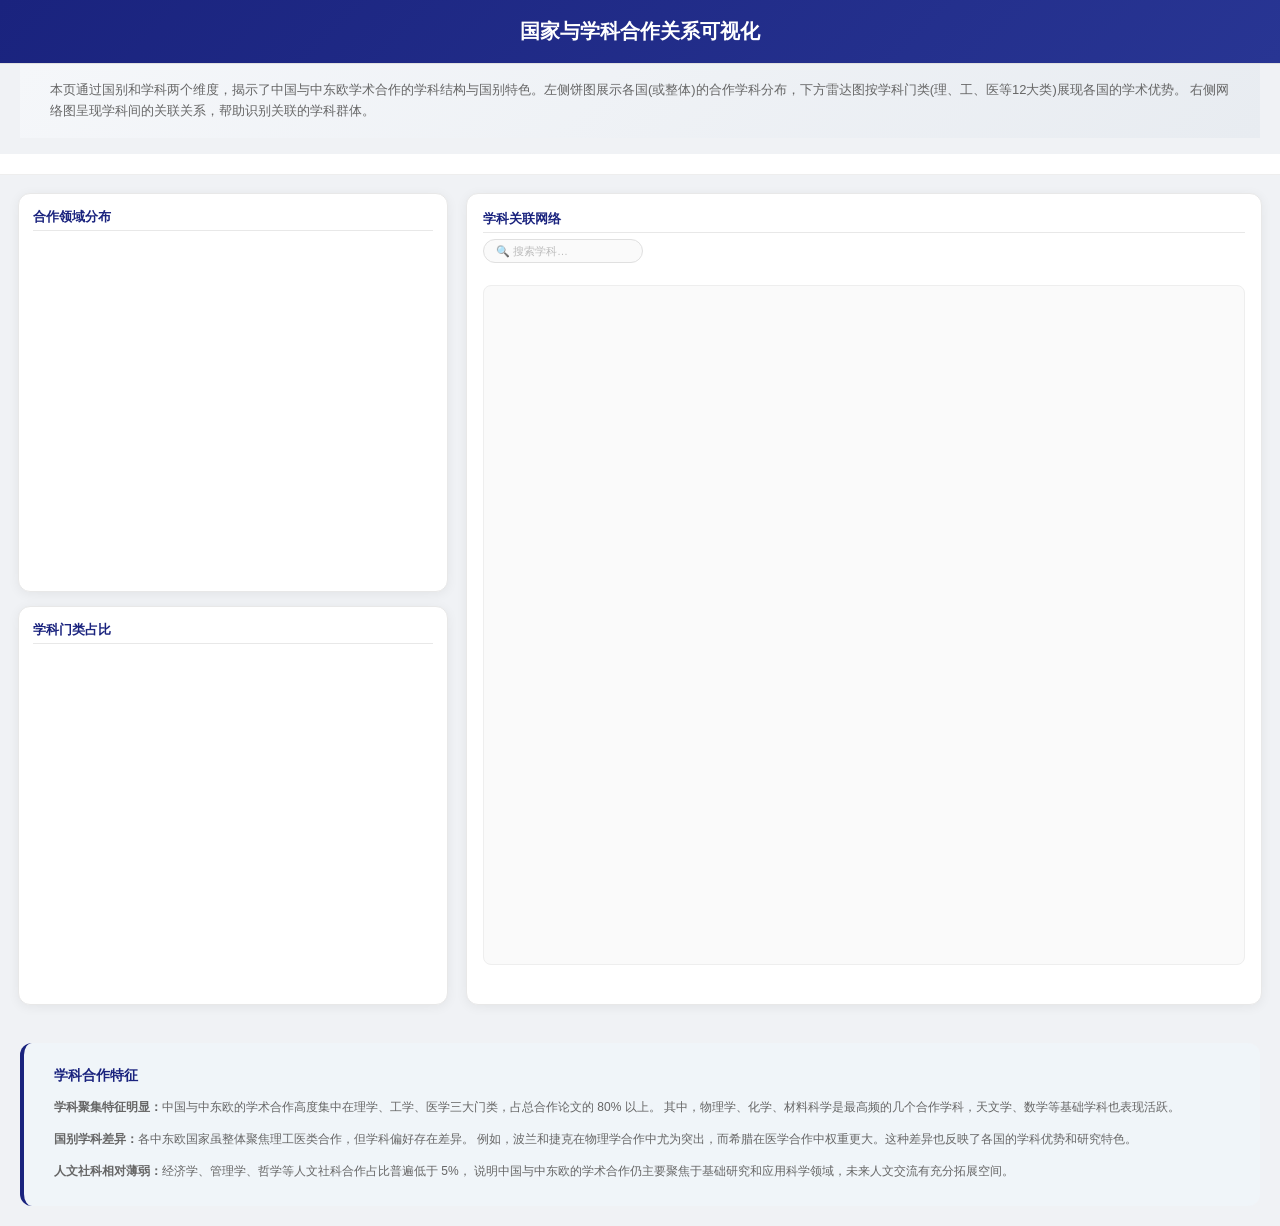
<file: Data-Visualization-Group-Homework-main/docs/discipline_visualization.html>
<!DOCTYPE html>
<html lang="zh-CN">
<head>
<meta charset="UTF-8"><meta name="viewport" content="width=device-width, initial-scale=1.0">
<title>学科合作关系可视化</title>
<script src="https://d3js.org/d3.v7.min.js"></script>
<link rel="stylesheet" href="common.css">
<style>
.country-buttons{display:flex;flex-wrap:wrap;justify-content:center;align-items:center;gap:7px;padding:10px 18px;background:#fff;border-bottom:1px solid var(--c-border-ft)}
.country-btn{padding:6px 14px;border:1.5px solid #d0d0d0;border-radius:18px;background:#fafafa;color:#999;cursor:pointer;font-size:12px;font-weight:500;transition:all 0.2s}
.country-btn:hover{background:#eee;color:#666}
.country-btn.active{background:#e8eaf6;color:var(--c-primary);border-color:var(--c-primary)}
.country-btn.agg{color:var(--c-orange);border-color:#ffccbc}
.country-btn.agg.active{background:#fbe9e7;color:var(--c-orange);border-color:var(--c-orange)}
.sub-buttons{display:flex;gap:4px;margin-left:3px}
.sub-btn{padding:4px 10px;border:1.5px solid #fbe9e7;border-radius:12px;background:#fafafa;color:#999;cursor:pointer;font-size:10px;transition:all 0.2s}
.sub-btn:hover{background:#fff3e0}
.sub-btn.active{background:#fbe9e7;color:var(--c-orange);border-color:var(--c-orange)}
.main-layout{display:flex;gap:18px;padding:18px;max-width:1580px;margin:0 auto}
.left-panel{flex:0 0 430px;display:flex;flex-direction:column;gap:14px}
.network-panel{flex:1;min-width:580px}
.pie-block{background:#fff;border:1px solid #e8e8e8;border-radius:12px;padding:14px;box-shadow:0 2px 12px rgba(0,0,0,0.06)}
.network-block{background:#fff;border:1px solid #e8e8e8;border-radius:12px;padding:16px;box-shadow:0 2px 12px rgba(0,0,0,0.06)}
.panel-title{font-size:13px;font-weight:600;color:var(--c-primary);margin-bottom:6px;padding-bottom:4px;border-bottom:1.5px solid #e8e8e8}
.pie-container{width:100%;height:340px}
.network-container{width:100%;height:680px;border:1px solid #eee;border-radius:8px;background:#fafafa}
.info-bar{display:flex;gap:14px;padding:0 0 8px;font-size:11px;color:#bbb;flex-wrap:wrap;align-items:center}
.info-bar span{background:#fafafa;padding:2px 10px;border-radius:10px}
.network-legend{display:flex;flex-wrap:wrap;gap:4px 10px;padding:4px 0;font-size:10px;color:#999;align-items:center}
.network-legend .leg-dot{width:9px;height:9px;border-radius:50%;display:inline-block;margin-right:2px;flex-shrink:0}
.toolbar{display:flex;gap:6px;align-items:center;margin-bottom:6px}
.search-input{padding:5px 12px;border:1.5px solid #e0e0e0;border-radius:16px;font-size:11px;width:160px;outline:none;background:#fafafa;color:#666;transition:border-color 0.2s}
.search-input:focus{border-color:var(--c-primary)}
.search-input::placeholder{color:#bbb}
.hl-node circle{stroke:#333!important;stroke-width:3.5!important;filter:drop-shadow(0 0 10px rgba(0,0,0,0.4))}
.hl-node text{fill:#111!important;font-weight:800!important}
</style>
</head>
<body>
<div class="header"><h1>国家与学科合作关系可视化</h1></div>

<div style="background:linear-gradient(135deg, #f5f7fa, #e8ecf1); padding: 16px 30px; margin: 0 20px 16px;">
  <p style="font-size:13px; color:#666; line-height:1.6; margin:0;">
    本页通过国别和学科两个维度，揭示了中国与中东欧学术合作的学科结构与国别特色。左侧饼图展示各国(或整体)的合作学科分布，下方雷达图按学科门类(理、工、医等12大类)展现各国的学术优势。
    右侧网络图呈现学科间的关联关系，帮助识别关联的学科群体。
  </p>
</div>
<div class="country-buttons" id="countryButtons"></div>
<div class="main-layout">
<div class="left-panel">
<div class="pie-block"><div class="panel-title" id="pieTitle">合作领域分布</div><div class="pie-container" id="pieChart"></div></div>
<div class="pie-block"><div class="panel-title" id="catPieTitle">学科门类占比</div><div class="pie-container" id="catPieChart"></div></div>
</div>
<div class="network-block network-panel">
<div class="panel-title">学科关联网络</div>
<div class="toolbar"><input class="search-input" type="text" id="searchInput" placeholder="🔍 搜索学科…" oninput="onSearch(this.value)"/></div>
<div class="network-legend" id="networkLegend"></div>
<div class="info-bar" id="infoBar"></div>
<div class="network-container" id="networkChart"></div>
</div>
</div>
<div class="tooltip" id="tooltip"></div>
<script>
const COUNTRIES=[{"name": "波兰", "papers": {"世界史": 17, "中医学": 0, "中药学": 23, "临床医学": 696, "交通运输工程": 60, "仪器科学与技术": 282, "体育学": 20, "作物学": 37, "信息与通信工程": 118, "光学工程": 133, "公共卫生与预防医学": 204, "公共管理": 58, "兵器科学与技术": 33, "兽医学": 23, "农业工程": 35, "农业资源与环境": 28, "农林经济管理": 3, "冶金工程": 111, "力学": 123, "动力工程及工程热物理": 94, "化学": 657, "化学工程与技术": 119, "医学技术": 99, "口腔医学": 39, "哲学": 23, "园艺学": 3, "图书情报与档案管理": 48, "土木工程": 138, "地球物理学": 170, "地理学": 80, "地质学": 110, "地质资源与地质工程": 24, "城乡规划学": 66, "基础医学": 342, "大气科学": 90, "天文学": 1138, "安全科学与工程": 39, "工商管理": 78, "应用经济学": 17, "建筑学": 49, "心理学": 113, "戏剧与影视学": 1, "护理学": 1, "控制科学与工程": 143, "政治学": 21, "教育学": 91, "数学": 334, "新闻传播学": 30, "机械工程": 131, "材料科学与工程": 626, "林业工程": 1, "林学": 34, "核科学与技术": 206, "植物保护": 15, "民族学": 3, "水产": 9, "水利工程": 74, "法学": 36, "测绘科学与技术": 81, "海洋科学": 32, "物理学": 2899, "特种医学": 83, "环境科学与工程": 334, "理论经济学": 10, "生态学": 96, "生物医学工程": 100, "生物学": 509, "生物工程": 107, "电子科学与技术": 85, "电气工程": 81, "畜牧学": 24, "石油与天然气工程": 270, "矿业工程": 45, "社会学": 54, "科学技术史": 35, "管理科学与工程": 151, "系统科学": 86, "纺织科学与工程": 9, "统计学": 98, "网络空间安全": 7, "考古学": 24, "航空宇航科学与技术": 73, "船舶与海洋工程": 52, "艺术学理论": 0, "草学": 3, "药学": 88, "计算机科学与技术": 424, "设计学": 0, "软件工程": 99, "轻工技术与工程": 20, "音乐与舞蹈学": 15, "风景园林学": 2, "食品科学与工程": 95}, "total": 13387}, {"name": "捷克", "papers": {"世界史": 10, "中医学": 0, "中药学": 14, "临床医学": 358, "交通运输工程": 55, "仪器科学与技术": 211, "体育学": 12, "作物学": 59, "信息与通信工程": 87, "光学工程": 116, "公共卫生与预防医学": 104, "公共管理": 32, "兵器科学与技术": 22, "兽医学": 27, "农业工程": 45, "农业资源与环境": 48, "农林经济管理": 14, "冶金工程": 85, "力学": 74, "动力工程及工程热物理": 57, "化学": 471, "化学工程与技术": 108, "医学技术": 65, "口腔医学": 29, "哲学": 9, "园艺学": 15, "图书情报与档案管理": 20, "土木工程": 100, "地球物理学": 183, "地理学": 82, "地质学": 79, "地质资源与地质工程": 43, "城乡规划学": 56, "基础医学": 257, "大气科学": 68, "天文学": 721, "安全科学与工程": 12, "工商管理": 55, "应用经济学": 18, "建筑学": 41, "心理学": 51, "戏剧与影视学": 0, "护理学": 0, "控制科学与工程": 75, "政治学": 16, "教育学": 81, "数学": 171, "新闻传播学": 12, "机械工程": 92, "材料科学与工程": 440, "林业工程": 3, "林学": 45, "核科学与技术": 179, "植物保护": 24, "民族学": 1, "水产": 33, "水利工程": 66, "法学": 21, "测绘科学与技术": 74, "海洋科学": 36, "物理学": 2299, "特种医学": 58, "环境科学与工程": 325, "理论经济学": 12, "生态学": 157, "生物医学工程": 73, "生物学": 540, "生物工程": 87, "电子科学与技术": 34, "电气工程": 18, "畜牧学": 41, "石油与天然气工程": 202, "矿业工程": 44, "社会学": 45, "科学技术史": 26, "管理科学与工程": 83, "系统科学": 20, "纺织科学与工程": 22, "统计学": 59, "网络空间安全": 0, "考古学": 20, "航空宇航科学与技术": 69, "船舶与海洋工程": 50, "艺术学理论": 0, "草学": 3, "药学": 87, "计算机科学与技术": 197, "设计学": 1, "软件工程": 76, "轻工技术与工程": 21, "音乐与舞蹈学": 9, "风景园林学": 5, "食品科学与工程": 78}, "total": 10043}, {"name": "希腊", "papers": {"世界史": 10, "中医学": 0, "中药学": 1, "临床医学": 550, "交通运输工程": 72, "仪器科学与技术": 144, "体育学": 5, "作物学": 17, "信息与通信工程": 232, "光学工程": 86, "公共卫生与预防医学": 102, "公共管理": 33, "兵器科学与技术": 13, "兽医学": 6, "农业工程": 28, "农业资源与环境": 13, "农林经济管理": 3, "冶金工程": 61, "力学": 62, "动力工程及工程热物理": 46, "化学": 329, "化学工程与技术": 85, "医学技术": 62, "口腔医学": 26, "哲学": 13, "园艺学": 2, "图书情报与档案管理": 22, "土木工程": 79, "地球物理学": 136, "地理学": 41, "地质学": 33, "地质资源与地质工程": 45, "城乡规划学": 23, "基础医学": 209, "大气科学": 86, "天文学": 628, "安全科学与工程": 18, "工商管理": 34, "应用经济学": 10, "建筑学": 16, "心理学": 54, "戏剧与影视学": 2, "护理学": 1, "控制科学与工程": 64, "政治学": 23, "教育学": 51, "数学": 205, "新闻传播学": 16, "机械工程": 59, "材料科学与工程": 226, "林业工程": 2, "林学": 7, "核科学与技术": 147, "植物保护": 5, "民族学": 0, "水产": 3, "水利工程": 52, "法学": 18, "测绘科学与技术": 67, "海洋科学": 25, "物理学": 1828, "特种医学": 59, "环境科学与工程": 232, "理论经济学": 5, "生态学": 37, "生物医学工程": 50, "生物学": 241, "生物工程": 44, "电子科学与技术": 100, "电气工程": 63, "畜牧学": 7, "石油与天然气工程": 109, "矿业工程": 23, "社会学": 33, "科学技术史": 29, "管理科学与工程": 91, "系统科学": 38, "纺织科学与工程": 4, "统计学": 48, "网络空间安全": 3, "考古学": 16, "航空宇航科学与技术": 36, "船舶与海洋工程": 20, "艺术学理论": 4, "草学": 1, "药学": 41, "计算机科学与技术": 255, "设计学": 0, "软件工程": 70, "轻工技术与工程": 6, "音乐与舞蹈学": 9, "风景园林学": 0, "食品科学与工程": 50}, "total": 7960}, {"name": "匈牙利", "papers": {"世界史": 5, "中医学": 1, "中药学": 21, "临床医学": 283, "交通运输工程": 13, "仪器科学与技术": 156, "体育学": 3, "作物学": 16, "信息与通信工程": 44, "光学工程": 52, "公共卫生与预防医学": 83, "公共管理": 11, "兵器科学与技术": 3, "兽医学": 14, "农业工程": 11, "农业资源与环境": 9, "农林经济管理": 4, "冶金工程": 76, "力学": 63, "动力工程及工程热物理": 53, "化学": 266, "化学工程与技术": 25, "医学技术": 57, "口腔医学": 28, "哲学": 8, "园艺学": 4, "图书情报与档案管理": 13, "土木工程": 53, "地球物理学": 89, "地理学": 29, "地质学": 14, "地质资源与地质工程": 8, "城乡规划学": 10, "基础医学": 151, "大气科学": 73, "天文学": 733, "安全科学与工程": 13, "工商管理": 15, "应用经济学": 3, "建筑学": 3, "心理学": 42, "戏剧与影视学": 1, "护理学": 3, "控制科学与工程": 40, "政治学": 10, "教育学": 51, "数学": 113, "新闻传播学": 9, "机械工程": 63, "材料科学与工程": 204, "林业工程": 0, "林学": 7, "核科学与技术": 179, "植物保护": 6, "民族学": 3, "水产": 8, "水利工程": 24, "法学": 6, "测绘科学与技术": 37, "海洋科学": 11, "物理学": 2007, "特种医学": 57, "环境科学与工程": 139, "理论经济学": 2, "生态学": 40, "生物医学工程": 39, "生物学": 303, "生物工程": 21, "电子科学与技术": 20, "电气工程": 7, "畜牧学": 5, "石油与天然气工程": 97, "矿业工程": 8, "社会学": 23, "科学技术史": 27, "管理科学与工程": 51, "系统科学": 18, "纺织科学与工程": 4, "统计学": 45, "网络空间安全": 0, "考古学": 0, "航空宇航科学与技术": 35, "船舶与海洋工程": 25, "艺术学理论": 0, "草学": 3, "药学": 45, "计算机科学与技术": 96, "设计学": 1, "软件工程": 52, "轻工技术与工程": 0, "音乐与舞蹈学": 0, "风景园林学": 1, "食品科学与工程": 22}, "total": 6526}, {"name": "罗马尼亚", "papers": {"世界史": 3, "中医学": 0, "中药学": 9, "临床医学": 362, "交通运输工程": 36, "仪器科学与技术": 168, "体育学": 23, "作物学": 12, "信息与通信工程": 67, "光学工程": 55, "公共卫生与预防医学": 101, "公共管理": 24, "兵器科学与技术": 7, "兽医学": 9, "农业工程": 27, "农业资源与环境": 8, "农林经济管理": 2, "冶金工程": 71, "力学": 108, "动力工程及工程热物理": 87, "化学": 210, "化学工程与技术": 52, "医学技术": 90, "口腔医学": 37, "哲学": 6, "园艺学": 2, "图书情报与档案管理": 10, "土木工程": 71, "地球物理学": 103, "地理学": 27, "地质学": 30, "地质资源与地质工程": 24, "城乡规划学": 27, "基础医学": 120, "大气科学": 57, "天文学": 367, "安全科学与工程": 6, "工商管理": 46, "应用经济学": 31, "建筑学": 21, "心理学": 69, "戏剧与影视学": 1, "护理学": 2, "控制科学与工程": 91, "政治学": 14, "教育学": 76, "数学": 338, "新闻传播学": 7, "机械工程": 92, "材料科学与工程": 204, "林业工程": 2, "林学": 9, "核科学与技术": 184, "植物保护": 5, "民族学": 1, "水产": 4, "水利工程": 19, "法学": 8, "测绘科学与技术": 47, "海洋科学": 15, "物理学": 1630, "特种医学": 86, "环境科学与工程": 144, "理论经济学": 15, "生态学": 37, "生物医学工程": 65, "生物学": 160, "生物工程": 42, "电子科学与技术": 30, "电气工程": 27, "畜牧学": 10, "石油与天然气工程": 126, "矿业工程": 29, "社会学": 24, "科学技术史": 30, "管理科学与工程": 73, "系统科学": 38, "纺织科学与工程": 31, "统计学": 63, "网络空间安全": 0, "考古学": 15, "航空宇航科学与技术": 50, "船舶与海洋工程": 35, "艺术学理论": 0, "草学": 2, "药学": 52, "计算机科学与技术": 152, "设计学": 0, "软件工程": 80, "轻工技术与工程": 17, "音乐与舞蹈学": 3, "风景园林学": 0, "食品科学与工程": 48}, "total": 6818}, {"name": "塞尔维亚", "papers": {"世界史": 3, "中医学": 0, "中药学": 5, "临床医学": 187, "交通运输工程": 12, "仪器科学与技术": 52, "体育学": 6, "作物学": 10, "信息与通信工程": 17, "光学工程": 25, "公共卫生与预防医学": 58, "公共管理": 6, "兵器科学与技术": 4, "兽医学": 0, "农业工程": 8, "农业资源与环境": 4, "农林经济管理": 4, "冶金工程": 21, "力学": 23, "动力工程及工程热物理": 12, "化学": 86, "化学工程与技术": 16, "医学技术": 7, "口腔医学": 4, "哲学": 3, "园艺学": 2, "图书情报与档案管理": 5, "土木工程": 17, "地球物理学": 19, "地理学": 14, "地质学": 7, "地质资源与地质工程": 7, "城乡规划学": 9, "基础医学": 69, "大气科学": 11, "天文学": 393, "安全科学与工程": 6, "工商管理": 17, "应用经济学": 2, "建筑学": 6, "心理学": 21, "戏剧与影视学": 0, "护理学": 0, "控制科学与工程": 21, "政治学": 6, "教育学": 11, "数学": 148, "新闻传播学": 4, "机械工程": 23, "材料科学与工程": 74, "林业工程": 1, "林学": 6, "核科学与技术": 6, "植物保护": 0, "民族学": 0, "水产": 2, "水利工程": 13, "法学": 4, "测绘科学与技术": 8, "海洋科学": 2, "物理学": 1161, "特种医学": 7, "环境科学与工程": 44, "理论经济学": 1, "生态学": 16, "生物医学工程": 15, "生物学": 72, "生物工程": 17, "电子科学与技术": 19, "电气工程": 9, "畜牧学": 6, "石油与天然气工程": 29, "矿业工程": 7, "社会学": 12, "科学技术史": 3, "管理科学与工程": 28, "系统科学": 28, "纺织科学与工程": 1, "统计学": 5, "网络空间安全": 0, "考古学": 0, "航空宇航科学与技术": 10, "船舶与海洋工程": 5, "艺术学理论": 0, "草学": 1, "药学": 27, "计算机科学与技术": 60, "设计学": 0, "软件工程": 15, "轻工技术与工程": 0, "音乐与舞蹈学": 4, "风景园林学": 0, "食品科学与工程": 16}, "total": 3125}, {"name": "斯洛文尼亚", "papers": {"世界史": 5, "中医学": 0, "中药学": 0, "临床医学": 122, "交通运输工程": 12, "仪器科学与技术": 97, "体育学": 4, "作物学": 7, "信息与通信工程": 39, "光学工程": 53, "公共卫生与预防医学": 49, "公共管理": 9, "兵器科学与技术": 3, "兽医学": 2, "农业工程": 0, "农业资源与环境": 1, "农林经济管理": 1, "冶金工程": 16, "力学": 21, "动力工程及工程热物理": 13, "化学": 152, "化学工程与技术": 7, "医学技术": 25, "口腔医学": 5, "哲学": 7, "园艺学": 0, "图书情报与档案管理": 9, "土木工程": 26, "地球物理学": 30, "地理学": 10, "地质学": 7, "地质资源与地质工程": 5, "城乡规划学": 5, "基础医学": 79, "大气科学": 21, "天文学": 285, "安全科学与工程": 2, "工商管理": 22, "应用经济学": 3, "建筑学": 6, "心理学": 19, "戏剧与影视学": 0, "护理学": 1, "控制科学与工程": 22, "政治学": 8, "教育学": 22, "数学": 129, "新闻传播学": 8, "机械工程": 27, "材料科学与工程": 117, "林业工程": 1, "林学": 6, "核科学与技术": 128, "植物保护": 3, "民族学": 0, "水产": 2, "水利工程": 12, "法学": 7, "测绘科学与技术": 11, "海洋科学": 1, "物理学": 1051, "特种医学": 24, "环境科学与工程": 49, "理论经济学": 0, "生态学": 22, "生物医学工程": 15, "生物学": 109, "生物工程": 15, "电子科学与技术": 14, "电气工程": 18, "畜牧学": 5, "石油与天然气工程": 25, "矿业工程": 1, "社会学": 9, "科学技术史": 7, "管理科学与工程": 21, "系统科学": 27, "纺织科学与工程": 1, "统计学": 15, "网络空间安全": 6, "考古学": 0, "航空宇航科学与技术": 9, "船舶与海洋工程": 2, "艺术学理论": 0, "草学": 1, "药学": 8, "计算机科学与技术": 92, "设计学": 1, "软件工程": 21, "轻工技术与工程": 2, "音乐与舞蹈学": 5, "风景园林学": 0, "食品科学与工程": 10}, "total": 3269}, {"name": "克罗地亚", "papers": {"世界史": 0, "中医学": 0, "中药学": 1, "临床医学": 169, "交通运输工程": 11, "仪器科学与技术": 42, "体育学": 9, "作物学": 9, "信息与通信工程": 17, "光学工程": 11, "公共卫生与预防医学": 60, "公共管理": 2, "兵器科学与技术": 1, "兽医学": 3, "农业工程": 3, "农业资源与环境": 4, "农林经济管理": 1, "冶金工程": 19, "力学": 35, "动力工程及工程热物理": 46, "化学": 81, "化学工程与技术": 17, "医学技术": 23, "口腔医学": 10, "哲学": 0, "园艺学": 1, "图书情报与档案管理": 2, "土木工程": 23, "地球物理学": 33, "地理学": 9, "地质学": 9, "地质资源与地质工程": 2, "城乡规划学": 5, "基础医学": 79, "大气科学": 17, "天文学": 317, "安全科学与工程": 3, "工商管理": 11, "应用经济学": 5, "建筑学": 3, "心理学": 23, "戏剧与影视学": 0, "护理学": 0, "控制科学与工程": 12, "政治学": 2, "教育学": 20, "数学": 47, "新闻传播学": 0, "机械工程": 21, "材料科学与工程": 67, "林业工程": 0, "林学": 6, "核科学与技术": 19, "植物保护": 2, "民族学": 0, "水产": 7, "水利工程": 8, "法学": 4, "测绘科学与技术": 10, "海洋科学": 6, "物理学": 960, "特种医学": 21, "环境科学与工程": 67, "理论经济学": 3, "生态学": 14, "生物医学工程": 13, "生物学": 127, "生物工程": 14, "电子科学与技术": 4, "电气工程": 12, "畜牧学": 4, "石油与天然气工程": 70, "矿业工程": 4, "社会学": 9, "科学技术史": 4, "管理科学与工程": 9, "系统科学": 5, "纺织科学与工程": 0, "统计学": 12, "网络空间安全": 0, "考古学": 3, "航空宇航科学与技术": 7, "船舶与海洋工程": 10, "艺术学理论": 0, "草学": 1, "药学": 14, "计算机科学与技术": 40, "设计学": 0, "软件工程": 13, "轻工技术与工程": 3, "音乐与舞蹈学": 0, "风景园林学": 0, "食品科学与工程": 15}, "total": 2805}, {"name": "斯洛伐克", "papers": {"世界史": 0, "中医学": 0, "中药学": 1, "临床医学": 103, "交通运输工程": 11, "仪器科学与技术": 86, "体育学": 1, "作物学": 3, "信息与通信工程": 18, "光学工程": 34, "公共卫生与预防医学": 48, "公共管理": 5, "兵器科学与技术": 3, "兽医学": 0, "农业工程": 5, "农业资源与环境": 1, "农林经济管理": 0, "冶金工程": 24, "力学": 24, "动力工程及工程热物理": 23, "化学": 85, "化学工程与技术": 9, "医学技术": 18, "口腔医学": 8, "哲学": 4, "园艺学": 0, "图书情报与档案管理": 2, "土木工程": 30, "地球物理学": 38, "地理学": 7, "地质学": 25, "地质资源与地质工程": 6, "城乡规划学": 10, "基础医学": 43, "大气科学": 20, "天文学": 255, "安全科学与工程": 4, "工商管理": 6, "应用经济学": 5, "建筑学": 7, "心理学": 22, "戏剧与影视学": 0, "护理学": 0, "控制科学与工程": 22, "政治学": 3, "教育学": 18, "数学": 103, "新闻传播学": 3, "机械工程": 24, "材料科学与工程": 106, "林业工程": 1, "林学": 2, "核科学与技术": 130, "植物保护": 2, "民族学": 0, "水产": 2, "水利工程": 9, "法学": 2, "测绘科学与技术": 11, "海洋科学": 2, "物理学": 1047, "特种医学": 15, "环境科学与工程": 61, "理论经济学": 3, "生态学": 25, "生物医学工程": 12, "生物学": 107, "生物工程": 10, "电子科学与技术": 6, "电气工程": 10, "畜牧学": 0, "石油与天然气工程": 36, "矿业工程": 8, "社会学": 9, "科学技术史": 14, "管理科学与工程": 25, "系统科学": 8, "纺织科学与工程": 0, "统计学": 19, "网络空间安全": 0, "考古学": 0, "航空宇航科学与技术": 9, "船舶与海洋工程": 7, "艺术学理论": 0, "草学": 1, "药学": 9, "计算机科学与技术": 68, "设计学": 0, "软件工程": 16, "轻工技术与工程": 1, "音乐与舞蹈学": 2, "风景园林学": 0, "食品科学与工程": 11}, "total": 2973}, {"name": "保加利亚", "papers": {"世界史": 2, "中医学": 0, "中药学": 4, "临床医学": 126, "交通运输工程": 11, "仪器科学与技术": 116, "体育学": 0, "作物学": 5, "信息与通信工程": 23, "光学工程": 28, "公共卫生与预防医学": 37, "公共管理": 9, "兵器科学与技术": 3, "兽医学": 2, "农业工程": 9, "农业资源与环境": 6, "农林经济管理": 2, "冶金工程": 20, "力学": 25, "动力工程及工程热物理": 22, "化学": 53, "化学工程与技术": 18, "医学技术": 24, "口腔医学": 11, "哲学": 5, "园艺学": 1, "图书情报与档案管理": 6, "土木工程": 26, "地球物理学": 29, "地理学": 12, "地质学": 8, "地质资源与地质工程": 6, "城乡规划学": 7, "基础医学": 55, "大气科学": 25, "天文学": 341, "安全科学与工程": 6, "工商管理": 8, "应用经济学": 0, "建筑学": 4, "心理学": 31, "戏剧与影视学": 0, "护理学": 0, "控制科学与工程": 21, "政治学": 4, "教育学": 23, "数学": 44, "新闻传播学": 1, "机械工程": 25, "材料科学与工程": 37, "林业工程": 1, "林学": 5, "核科学与技术": 82, "植物保护": 1, "民族学": 0, "水产": 1, "水利工程": 12, "法学": 5, "测绘科学与技术": 14, "海洋科学": 8, "物理学": 1033, "特种医学": 22, "环境科学与工程": 45, "理论经济学": 0, "生态学": 20, "生物医学工程": 19, "生物学": 84, "生物工程": 19, "电子科学与技术": 9, "电气工程": 5, "畜牧学": 9, "石油与天然气工程": 37, "矿业工程": 8, "社会学": 10, "科学技术史": 13, "管理科学与工程": 21, "系统科学": 5, "纺织科学与工程": 2, "统计学": 20, "网络空间安全": 0, "考古学": 2, "航空宇航科学与技术": 15, "船舶与海洋工程": 12, "艺术学理论": 0, "草学": 1, "药学": 17, "计算机科学与技术": 35, "设计学": 0, "软件工程": 22, "轻工技术与工程": 2, "音乐与舞蹈学": 3, "风景园林学": 0, "食品科学与工程": 16}, "total": 2916}, {"name": "爱沙尼亚", "papers": {"世界史": 1, "中医学": 0, "中药学": 0, "临床医学": 125, "交通运输工程": 15, "仪器科学与技术": 54, "体育学": 1, "作物学": 4, "信息与通信工程": 12, "光学工程": 45, "公共卫生与预防医学": 34, "公共管理": 4, "兵器科学与技术": 6, "兽医学": 2, "农业工程": 2, "农业资源与环境": 8, "农林经济管理": 0, "冶金工程": 21, "力学": 2, "动力工程及工程热物理": 3, "化学": 76, "化学工程与技术": 9, "医学技术": 5, "口腔医学": 1, "哲学": 12, "园艺学": 1, "图书情报与档案管理": 4, "土木工程": 9, "地球物理学": 27, "地理学": 14, "地质学": 19, "地质资源与地质工程": 0, "城乡规划学": 6, "基础医学": 87, "大气科学": 14, "天文学": 213, "安全科学与工程": 4, "工商管理": 7, "应用经济学": 4, "建筑学": 2, "心理学": 35, "戏剧与影视学": 0, "护理学": 0, "控制科学与工程": 10, "政治学": 3, "教育学": 7, "数学": 17, "新闻传播学": 1, "机械工程": 5, "材料科学与工程": 113, "林业工程": 1, "林学": 21, "核科学与技术": 57, "植物保护": 0, "民族学": 0, "水产": 0, "水利工程": 5, "法学": 5, "测绘科学与技术": 9, "海洋科学": 8, "物理学": 756, "特种医学": 2, "环境科学与工程": 72, "理论经济学": 5, "生态学": 47, "生物医学工程": 4, "生物学": 127, "生物工程": 6, "电子科学与技术": 7, "电气工程": 15, "畜牧学": 3, "石油与天然气工程": 26, "矿业工程": 2, "社会学": 8, "科学技术史": 6, "管理科学与工程": 11, "系统科学": 5, "纺织科学与工程": 1, "统计学": 3, "网络空间安全": 0, "考古学": 1, "航空宇航科学与技术": 2, "船舶与海洋工程": 2, "艺术学理论": 0, "草学": 4, "药学": 4, "计算机科学与技术": 24, "设计学": 1, "软件工程": 4, "轻工技术与工程": 2, "音乐与舞蹈学": 2, "风景园林学": 3, "食品科学与工程": 6}, "total": 2311}, {"name": "拉脱维亚", "papers": {"世界史": 0, "中医学": 0, "中药学": 0, "临床医学": 58, "交通运输工程": 0, "仪器科学与技术": 62, "体育学": 0, "作物学": 1, "信息与通信工程": 1, "光学工程": 35, "公共卫生与预防医学": 15, "公共管理": 1, "兵器科学与技术": 0, "兽医学": 0, "农业工程": 0, "农业资源与环境": 1, "农林经济管理": 1, "冶金工程": 4, "力学": 2, "动力工程及工程热物理": 2, "化学": 27, "化学工程与技术": 3, "医学技术": 14, "口腔医学": 1, "哲学": 0, "园艺学": 0, "图书情报与档案管理": 0, "土木工程": 4, "地球物理学": 5, "地理学": 0, "地质学": 1, "地质资源与地质工程": 0, "城乡规划学": 1, "基础医学": 16, "大气科学": 2, "天文学": 155, "安全科学与工程": 2, "工商管理": 0, "应用经济学": 0, "建筑学": 1, "心理学": 8, "戏剧与影视学": 0, "护理学": 0, "控制科学与工程": 3, "政治学": 0, "教育学": 3, "数学": 1, "新闻传播学": 0, "机械工程": 2, "材料科学与工程": 21, "林业工程": 0, "林学": 1, "核科学与技术": 112, "植物保护": 0, "民族学": 0, "水产": 0, "水利工程": 2, "法学": 0, "测绘科学与技术": 2, "海洋科学": 1, "物理学": 754, "特种医学": 14, "环境科学与工程": 11, "理论经济学": 0, "生态学": 5, "生物医学工程": 1, "生物学": 23, "生物工程": 1, "电子科学与技术": 1, "电气工程": 1, "畜牧学": 0, "石油与天然气工程": 7, "矿业工程": 0, "社会学": 1, "科学技术史": 1, "管理科学与工程": 2, "系统科学": 2, "纺织科学与工程": 0, "统计学": 1, "网络空间安全": 0, "考古学": 0, "航空宇航科学与技术": 1, "船舶与海洋工程": 2, "艺术学理论": 0, "草学": 1, "药学": 3, "计算机科学与技术": 6, "设计学": 0, "软件工程": 1, "轻工技术与工程": 0, "音乐与舞蹈学": 0, "风景园林学": 0, "食品科学与工程": 3}, "total": 1413}], AGG_DATA={"125": {"name": "总体 (125)", "papers": {"物理学": 3047, "天文学": 1136, "生物学": 959, "化学": 936, "数学": 786, "临床医学": 735, "材料科学与工程": 671, "计算机科学与技术": 662, "基础医学": 545, "环境科学与工程": 386, "地球物理学": 288, "仪器科学与技术": 287, "信息与通信工程": 275, "石油与天然气工程": 243, "管理科学与工程": 222, "机械工程": 220, "控制科学与工程": 220, "软件工程": 204, "公共卫生与预防医学": 204, "力学": 198, "生物工程": 191, "药学": 185, "生物医学工程": 183, "土木工程": 180, "化学工程与技术": 177, "冶金工程": 174, "统计学": 173, "核科学与技术": 163, "医学技术": 162, "教育学": 159, "动力工程及工程热物理": 158, "特种医学": 153, "测绘科学与技术": 151, "生态学": 150, "地质学": 144, "大气科学": 143, "nan": 135, "航空宇航科学与技术": 130, "心理学": 128, "地理学": 127, "交通运输工程": 123, "电子科学与技术": 115, "光学工程": 113, "系统科学": 108, "食品科学与工程": 104, "水利工程": 100, "科学技术史": 95, "公共管理": 87, "社会学": 86, "工商管理": 80, "口腔医学": 77, "矿业工程": 71, "图书情报与档案管理": 71, "船舶与海洋工程": 70, "农业工程": 70, "城乡规划学": 65, "作物学": 65, "建筑学": 58, "电气工程": 56, "海洋科学": 52, "法学": 51, "政治学": 48, "地质资源与地质工程": 45, "植物保护": 42, "农业资源与环境": 41, "轻工技术与工程": 37, "畜牧学": 37, "林学": 36, "兽医学": 33, "哲学": 31, "新闻传播学": 31, "安全科学与工程": 30, "中药学": 25, "音乐与舞蹈学": 25, "考古学": 24, "世界史": 24, "纺织科学与工程": 22, "园艺学": 21, "体育学": 20, "兵器科学与技术": 20, "农林经济管理": 12, "水产": 10, "理论经济学": 7, "应用经济学": 7, "网络空间安全": 7, "风景园林学": 6, "草学": 4, "林业工程": 2, "中医学": 2, "戏剧与影视学": 2, "民族学": 1, "护理学": 1, "艺术学理论": 1}, "total": 17761}, "135": {"name": "总体 (135)", "papers": {"物理学": 4958, "化学": 2240, "材料科学与工程": 1976, "生物学": 1893, "天文学": 1833, "临床医学": 1796, "数学": 1519, "计算机科学与技术": 1307, "环境科学与工程": 1305, "基础医学": 1137, "石油与天然气工程": 917, "地球物理学": 721, "仪器科学与技术": 692, "信息与通信工程": 626, "公共卫生与预防医学": 506, "土木工程": 487, "管理科学与工程": 481, "控制科学与工程": 479, "力学": 478, "机械工程": 477, "化学工程与技术": 440, "核科学与技术": 428, "冶金工程": 427, "光学工程": 401, "nan": 398, "软件工程": 393, "生态学": 376, "动力工程及工程热物理": 372, "医学技术": 368, "教育学": 363, "大气科学": 355, "生物医学工程": 350, "生物工程": 349, "药学": 339, "特种医学": 329, "食品科学与工程": 328, "测绘科学与技术": 320, "地质学": 317, "电子科学与技术": 314, "统计学": 304, "交通运输工程": 285, "心理学": 282, "地理学": 279, "工商管理": 264, "电气工程": 262, "水利工程": 262, "航空宇航科学与技术": 257, "系统科学": 254, "城乡规划学": 212, "社会学": 195, "船舶与海洋工程": 177, "公共管理": 176, "矿业工程": 162, "地质资源与地质工程": 155, "农业工程": 155, "作物学": 153, "科学技术史": 151, "建筑学": 148, "口腔医学": 144, "图书情报与档案管理": 127, "海洋科学": 126, "农业资源与环境": 119, "林学": 115, "法学": 104, "安全科学与工程": 104, "畜牧学": 96, "兵器科学与技术": 95, "应用经济学": 94, "政治学": 94, "新闻传播学": 85, "哲学": 81, "兽医学": 81, "体育学": 79, "考古学": 74, "纺织科学与工程": 74, "中药学": 70, "水产": 68, "轻工技术与工程": 66, "理论经济学": 57, "植物保护": 56, "世界史": 52, "音乐与舞蹈学": 48, "农林经济管理": 33, "园艺学": 29, "网络空间安全": 16, "林业工程": 12, "风景园林学": 10, "草学": 8, "民族学": 7, "护理学": 7, "艺术学理论": 4, "戏剧与影视学": 4, "设计学": 4, "中医学": 1}, "total": 39172}, "sum": {"name": "总体 (125+135)", "papers": {"畜牧学": 133, "测绘科学与技术": 471, "地质资源与地质工程": 200, "轻工技术与工程": 103, "世界史": 76, "心理学": 410, "草学": 12, "公共管理": 263, "新闻传播学": 116, "农业资源与环境": 160, "农林经济管理": 45, "公共卫生与预防医学": 710, "网络空间安全": 23, "土木工程": 667, "音乐与舞蹈学": 73, "生物学": 2852, "系统科学": 362, "中药学": 95, "生物医学工程": 533, "软件工程": 597, "口腔医学": 221, "林学": 151, "图书情报与档案管理": 198, "药学": 524, "戏剧与影视学": 6, "化学工程与技术": 617, "航空宇航科学与技术": 387, "地理学": 406, "设计学": 4, "工商管理": 344, "政治学": 142, "统计学": 477, "中医学": 3, "生物工程": 540, "哲学": 112, "特种医学": 482, "地质学": 461, "船舶与海洋工程": 247, "信息与通信工程": 901, "数学": 2305, "作物学": 218, "护理学": 8, "光学工程": 514, "仪器科学与技术": 979, "民族学": 8, "社会学": 281, "法学": 155, "材料科学与工程": 2647, "大气科学": 498, "冶金工程": 601, "城乡规划学": 277, "建筑学": 206, "临床医学": 2531, "电气工程": 318, "矿业工程": 233, "nan": 533, "考古学": 98, "交通运输工程": 408, "兽医学": 114, "理论经济学": 64, "物理学": 8005, "科学技术史": 246, "基础医学": 1682, "兵器科学与技术": 115, "风景园林学": 16, "地球物理学": 1009, "机械工程": 697, "核科学与技术": 591, "安全科学与工程": 134, "生态学": 526, "园艺学": 50, "艺术学理论": 5, "控制科学与工程": 699, "植物保护": 98, "农业工程": 225, "教育学": 522, "动力工程及工程热物理": 530, "力学": 676, "电子科学与技术": 429, "医学技术": 530, "管理科学与工程": 703, "化学": 3176, "天文学": 2969, "计算机科学与技术": 1969, "纺织科学与工程": 96, "环境科学与工程": 1691, "水产": 78, "水利工程": 362, "石油与天然气工程": 1160, "食品科学与工程": 432, "林业工程": 14, "应用经济学": 101, "海洋科学": 178, "体育学": 99}, "total": 56933}}, GRAPH_EDGES=[{"source": "中医学", "target": "中药学", "relation": "中医与中药"}, {"source": "临床医学", "target": "基础医学", "relation": "医学基础与临床"}, {"source": "临床医学", "target": "药学", "relation": "临床用药"}, {"source": "临床医学", "target": "护理学", "relation": "医护协作"}, {"source": "基础医学", "target": "生物学", "relation": "生命科学基础"}, {"source": "基础医学", "target": "药学", "relation": "药理学基础"}, {"source": "公共卫生与预防医学", "target": "临床医学", "relation": "预防与临床"}, {"source": "公共卫生与预防医学", "target": "统计学", "relation": "流行病统计"}, {"source": "口腔医学", "target": "临床医学", "relation": "医学分支"}, {"source": "医学技术", "target": "临床医学", "relation": "诊断技术"}, {"source": "特种医学", "target": "临床医学", "relation": "特殊环境医学"}, {"source": "药学", "target": "化学", "relation": "药物化学"}, {"source": "中药学", "target": "化学", "relation": "中药化学"}, {"source": "生物医学工程", "target": "临床医学", "relation": "医疗设备"}, {"source": "生物医学工程", "target": "生物学", "relation": "生物材料"}, {"source": "生物医学工程", "target": "电子科学与技术", "relation": "电子医疗"}, {"source": "生物学", "target": "生态学", "relation": "生物与环境"}, {"source": "生物学", "target": "化学", "relation": "生物化学"}, {"source": "生物学", "target": "生物工程", "relation": "生物技术"}, {"source": "生物工程", "target": "化学工程与技术", "relation": "生物化工"}, {"source": "生物工程", "target": "食品科学与工程", "relation": "食品生物"}, {"source": "作物学", "target": "植物保护", "relation": "作物保护"}, {"source": "作物学", "target": "园艺学", "relation": "植物种植"}, {"source": "作物学", "target": "农业资源与环境", "relation": "土壤与作物"}, {"source": "园艺学", "target": "风景园林学", "relation": "园林植物"}, {"source": "林学", "target": "林业工程", "relation": "森林利用"}, {"source": "林学", "target": "生态学", "relation": "森林生态"}, {"source": "畜牧学", "target": "兽医学", "relation": "动物健康"}, {"source": "畜牧学", "target": "草学", "relation": "饲料与草"}, {"source": "水产", "target": "生物学", "relation": "水生生物"}, {"source": "农业工程", "target": "机械工程", "relation": "农业机械"}, {"source": "农业工程", "target": "水利工程", "relation": "农田水利"}, {"source": "食品科学与工程", "target": "化学", "relation": "食品化学"}, {"source": "食品科学与工程", "target": "生物学", "relation": "食品微生物"}, {"source": "数学", "target": "统计学", "relation": "数理统计"}, {"source": "数学", "target": "物理学", "relation": "数学物理"}, {"source": "数学", "target": "系统科学", "relation": "系统建模"}, {"source": "物理学", "target": "力学", "relation": "经典力学"}, {"source": "物理学", "target": "光学工程", "relation": "光学应用"}, {"source": "物理学", "target": "电子科学与技术", "relation": "固体物理"}, {"source": "物理学", "target": "天文学", "relation": "天体物理"}, {"source": "物理学", "target": "地球物理学", "relation": "地球物理"}, {"source": "化学", "target": "化学工程与技术", "relation": "化工基础"}, {"source": "化学", "target": "材料科学与工程", "relation": "材料化学"}, {"source": "化学", "target": "环境科学与工程", "relation": "环境化学"}, {"source": "化学", "target": "冶金工程", "relation": "冶金化学"}, {"source": "化学", "target": "轻工技术与工程", "relation": "轻工化学"}, {"source": "化学", "target": "纺织科学与工程", "relation": "纺织化学"}, {"source": "材料科学与工程", "target": "机械工程", "relation": "机械材料"}, {"source": "材料科学与工程", "target": "冶金工程", "relation": "金属材料"}, {"source": "材料科学与工程", "target": "化学工程与技术", "relation": "高分子材料"}, {"source": "材料科学与工程", "target": "核科学与技术", "relation": "核材料"}, {"source": "力学", "target": "机械工程", "relation": "机械力学"}, {"source": "力学", "target": "土木工程", "relation": "结构力学"}, {"source": "力学", "target": "航空宇航科学与技术", "relation": "空气动力学"}, {"source": "力学", "target": "船舶与海洋工程", "relation": "流体力学"}, {"source": "力学", "target": "动力工程及工程热物理", "relation": "热力学"}, {"source": "机械工程", "target": "仪器科学与技术", "relation": "精密仪器"}, {"source": "机械工程", "target": "控制科学与工程", "relation": "机电控制"}, {"source": "机械工程", "target": "交通运输工程", "relation": "车辆工程"}, {"source": "机械工程", "target": "兵器科学与技术", "relation": "武器制造"}, {"source": "机械工程", "target": "航空宇航科学与技术", "relation": "航空制造"}, {"source": "机械工程", "target": "船舶与海洋工程", "relation": "船舶制造"}, {"source": "电气工程", "target": "控制科学与工程", "relation": "电气控制"}, {"source": "电气工程", "target": "电子科学与技术", "relation": "电力电子"}, {"source": "电气工程", "target": "动力工程及工程热物理", "relation": "发电技术"}, {"source": "电子科学与技术", "target": "信息与通信工程", "relation": "电子通信"}, {"source": "电子科学与技术", "target": "计算机科学与技术", "relation": "硬件基础"}, {"source": "电子科学与技术", "target": "光学工程", "relation": "光电子"}, {"source": "信息与通信工程", "target": "计算机科学与技术", "relation": "网络通信"}, {"source": "信息与通信工程", "target": "网络空间安全", "relation": "通信安全"}, {"source": "计算机科学与技术", "target": "软件工程", "relation": "软件与硬件"}, {"source": "计算机科学与技术", "target": "网络空间安全", "relation": "网络安全"}, {"source": "计算机科学与技术", "target": "控制科学与工程", "relation": "智能控制"}, {"source": "计算机科学与技术", "target": "测绘科学与技术", "relation": "地理信息"}, {"source": "计算机科学与技术", "target": "统计学", "relation": "数据科学"}, {"source": "计算机科学与技术", "target": "管理科学与工程", "relation": "信息系统"}, {"source": "软件工程", "target": "网络空间安全", "relation": "安全软件"}, {"source": "控制科学与工程", "target": "仪器科学与技术", "relation": "测控技术"}, {"source": "控制科学与工程", "target": "航空宇航科学与技术", "relation": "飞行控制"}, {"source": "土木工程", "target": "建筑学", "relation": "建筑结构"}, {"source": "土木工程", "target": "城乡规划学", "relation": "城市规划"}, {"source": "土木工程", "target": "水利工程", "relation": "水工结构"}, {"source": "土木工程", "target": "交通运输工程", "relation": "交通土建"}, {"source": "土木工程", "target": "测绘科学与技术", "relation": "工程测量"}, {"source": "土木工程", "target": "地质资源与地质工程", "relation": "岩土工程"}, {"source": "建筑学", "target": "城乡规划学", "relation": "规划与设计"}, {"source": "建筑学", "target": "风景园林学", "relation": "景观建筑"}, {"source": "建筑学", "target": "设计学", "relation": "建筑设计"}, {"source": "水利工程", "target": "环境科学与工程", "relation": "水环境"}, {"source": "水利工程", "target": "海洋科学", "relation": "海洋工程"}, {"source": "测绘科学与技术", "target": "地理学", "relation": "地理测绘"}, {"source": "测绘科学与技术", "target": "地球物理学", "relation": "大地测量"}, {"source": "地质学", "target": "地质资源与地质工程", "relation": "地质勘探"}, {"source": "地质学", "target": "地球物理学", "relation": "地球内部"}, {"source": "地质资源与地质工程", "target": "矿业工程", "relation": "矿产开发"}, {"source": "地质资源与地质工程", "target": "石油与天然气工程", "relation": "油气勘探"}, {"source": "矿业工程", "target": "安全科学与工程", "relation": "矿山安全"}, {"source": "矿业工程", "target": "冶金工程", "relation": "矿物加工"}, {"source": "石油与天然气工程", "target": "化学工程与技术", "relation": "石油化工"}, {"source": "环境科学与工程", "target": "生态学", "relation": "环境生态"}, {"source": "环境科学与工程", "target": "农业资源与环境", "relation": "农业环境"}, {"source": "环境科学与工程", "target": "安全科学与工程", "relation": "环境安全"}, {"source": "大气科学", "target": "海洋科学", "relation": "海气交互"}, {"source": "大气科学", "target": "地球物理学", "relation": "大气物理"}, {"source": "海洋科学", "target": "地球物理学", "relation": "海洋物理"}, {"source": "地理学", "target": "生态学", "relation": "地理生态"}, {"source": "地理学", "target": "城乡规划学", "relation": "区域规划"}, {"source": "心理学", "target": "教育学", "relation": "教育心理"}, {"source": "心理学", "target": "社会学", "relation": "社会心理"}, {"source": "心理学", "target": "体育学", "relation": "运动心理"}, {"source": "教育学", "target": "体育学", "relation": "体育教育"}, {"source": "社会学", "target": "民族学", "relation": "民族社会"}, {"source": "社会学", "target": "政治学", "relation": "政治社会"}, {"source": "政治学", "target": "法学", "relation": "政治与法律"}, {"source": "政治学", "target": "公共管理", "relation": "公共政策"}, {"source": "法学", "target": "公共管理", "relation": "法治管理"}, {"source": "应用经济学", "target": "理论经济学", "relation": "经济理论"}, {"source": "应用经济学", "target": "工商管理", "relation": "企业经济"}, {"source": "应用经济学", "target": "农林经济管理", "relation": "农业经济"}, {"source": "应用经济学", "target": "统计学", "relation": "经济统计"}, {"source": "工商管理", "target": "管理科学与工程", "relation": "管理方法"}, {"source": "公共管理", "target": "管理科学与工程", "relation": "公共管理"}, {"source": "图书情报与档案管理", "target": "计算机科学与技术", "relation": "信息管理"}, {"source": "新闻传播学", "target": "社会学", "relation": "传播社会"}, {"source": "新闻传播学", "target": "计算机科学与技术", "relation": "数字媒体"}, {"source": "戏剧与影视学", "target": "艺术学理论", "relation": "艺术理论"}, {"source": "戏剧与影视学", "target": "设计学", "relation": "舞台设计"}, {"source": "音乐与舞蹈学", "target": "艺术学理论", "relation": "艺术理论"}, {"source": "设计学", "target": "艺术学理论", "relation": "设计理论"}, {"source": "设计学", "target": "建筑学", "relation": "建筑设计"}, {"source": "设计学", "target": "风景园林学", "relation": "景观设计"}, {"source": "考古学", "target": "世界史", "relation": "历史考古"}, {"source": "考古学", "target": "科学技术史", "relation": "科技考古"}, {"source": "科学技术史", "target": "哲学", "relation": "科技哲学"}, {"source": "哲学", "target": "世界史", "relation": "历史哲学"}, {"source": "哲学", "target": "政治学", "relation": "政治哲学"}, {"source": "哲学", "target": "法学", "relation": "法哲学"}, {"source": "系统科学", "target": "控制科学与工程", "relation": "系统控制"}, {"source": "系统科学", "target": "管理科学与工程", "relation": "系统管理"}, {"source": "核科学与技术", "target": "物理学", "relation": "核物理"}, {"source": "核科学与技术", "target": "动力工程及工程热物理", "relation": "核能动力"}, {"source": "核科学与技术", "target": "安全科学与工程", "relation": "核安全"}, {"source": "动力工程及工程热物理", "target": "航空宇航科学与技术", "relation": "航空动力"}, {"source": "动力工程及工程热物理", "target": "船舶与海洋工程", "relation": "船舶动力"}, {"source": "交通运输工程", "target": "土木工程", "relation": "交通工程"}, {"source": "交通运输工程", "target": "控制科学与工程", "relation": "交通控制"}, {"source": "交通运输工程", "target": "管理科学与工程", "relation": "交通管理"}, {"source": "航空宇航科学与技术", "target": "控制科学与工程", "relation": "飞行控制"}, {"source": "航空宇航科学与技术", "target": "信息与通信工程", "relation": "航空通信"}, {"source": "船舶与海洋工程", "target": "海洋科学", "relation": "海洋工程"}, {"source": "船舶与海洋工程", "target": "力学", "relation": "船舶力学"}, {"source": "兵器科学与技术", "target": "控制科学与工程", "relation": "武器控制"}, {"source": "兵器科学与技术", "target": "力学", "relation": "弹道力学"}, {"source": "纺织科学与工程", "target": "材料科学与工程", "relation": "纺织材料"}, {"source": "纺织科学与工程", "target": "设计学", "relation": "服装设计"}, {"source": "轻工技术与工程", "target": "食品科学与工程", "relation": "食品加工"}, {"source": "轻工技术与工程", "target": "化学工程与技术", "relation": "轻工化工"}, {"source": "安全科学与工程", "target": "土木工程", "relation": "结构安全"}, {"source": "安全科学与工程", "target": "化学工程与技术", "relation": "化工安全"}, {"source": "光学工程", "target": "仪器科学与技术", "relation": "光学仪器"}, {"source": "光学工程", "target": "电子科学与技术", "relation": "光电子"}, {"source": "仪器科学与技术", "target": "控制科学与工程", "relation": "测控技术"}, {"source": "仪器科学与技术", "target": "机械工程", "relation": "精密仪器"}], DISC_CAT={"哲学": "哲学", "理论经济学": "经济学", "应用经济学": "经济学", "法学": "法学", "政治学": "法学", "社会学": "法学", "民族学": "法学", "教育学": "教育学", "心理学": "教育学", "体育学": "教育学", "新闻传播学": "文学", "世界史": "历史学", "考古学": "历史学", "数学": "理学", "物理学": "理学", "化学": "理学", "天文学": "理学", "地理学": "理学", "大气科学": "理学", "海洋科学": "理学", "地球物理学": "理学", "地质学": "理学", "生物学": "理学", "系统科学": "理学", "科学技术史": "理学", "生态学": "理学", "统计学": "理学", "力学": "工学", "机械工程": "工学", "光学工程": "工学", "仪器科学与技术": "工学", "材料科学与工程": "工学", "冶金工程": "工学", "动力工程及工程热物理": "工学", "电气工程": "工学", "电子科学与技术": "工学", "信息与通信工程": "工学", "控制科学与工程": "工学", "计算机科学与技术": "工学", "建筑学": "工学", "土木工程": "工学", "水利工程": "工学", "测绘科学与技术": "工学", "化学工程与技术": "工学", "地质资源与地质工程": "工学", "矿业工程": "工学", "石油与天然气工程": "工学", "纺织科学与工程": "工学", "轻工技术与工程": "工学", "交通运输工程": "工学", "船舶与海洋工程": "工学", "航空宇航科学与技术": "工学", "兵器科学与技术": "工学", "核科学与技术": "工学", "农业工程": "工学", "林业工程": "工学", "环境科学与工程": "工学", "生物医学工程": "工学", "食品科学与工程": "工学", "城乡规划学": "工学", "风景园林学": "工学", "软件工程": "工学", "生物工程": "工学", "安全科学与工程": "工学", "网络空间安全": "工学", "作物学": "农学", "园艺学": "农学", "农业资源与环境": "农学", "植物保护": "农学", "畜牧学": "农学", "兽医学": "农学", "林学": "农学", "水产": "农学", "草学": "农学", "基础医学": "医学", "临床医学": "医学", "口腔医学": "医学", "公共卫生与预防医学": "医学", "中医学": "医学", "药学": "医学", "中药学": "医学", "特种医学": "医学", "医学技术": "医学", "护理学": "医学", "管理科学与工程": "管理学", "工商管理": "管理学", "农林经济管理": "管理学", "公共管理": "管理学", "图书情报与档案管理": "管理学", "艺术学理论": "艺术学", "音乐与舞蹈学": "艺术学", "戏剧与影视学": "艺术学", "设计学": "艺术学"}, CAT_ORDER=["哲学", "经济学", "法学", "教育学", "文学", "历史学", "理学", "工学", "农学", "医学", "管理学", "艺术学"], CAT_COLORS={"哲学": "#9C27B0", "经济学": "#FF9800", "法学": "#795548", "教育学": "#2196F3", "文学": "#E91E63", "历史学": "#607D8B", "理学": "#4CAF50", "工学": "#F44336", "农学": "#8BC34A", "医学": "#00BCD4", "管理学": "#3F51B5", "艺术学": "#FF5722"};
const PIE_COLORS=["#4fc3f7","#7c4dff","#00e5ff","#ff6e40","#69f0ae","#ffd740","#ff4081","#40c4ff","#b388ff","#84ffff","#ff8a80","#b2ff59"];

let currentCountry=COUNTRIES[0], isAgg=false, aggKey="125", searchTerm="";

function renderButtons(){
  const c=d3.select("#countryButtons");c.selectAll("*").remove();
  c.selectAll("button.country-btn").data(COUNTRIES).join("button")
    .attr("class",d=>"country-btn"+(isAgg?"":d.name===currentCountry.name?" active":""))
    .text(d=>d.name).on("click",(e,d)=>{isAgg=false;currentCountry=d;updateBtn();updateAll()});
  c.append("span").attr("class","sep");
  c.append("button").attr("class","country-btn agg"+(isAgg?" active":"")).text("总体数据")
    .on("click",()=>{isAgg=true;aggKey="125";updateBtn();updateSub();updateAll()});
  c.append("span").attr("class","sub-buttons").attr("id","subs");updateSub();
}
function updateSub(){const c=d3.select("#subs");c.selectAll("*").remove();if(!isAgg)return;
c.selectAll("button").data(["125","135","sum"]).join("button").attr("class",d=>"sub-btn"+(d===aggKey?" active":"")).text(d=>({125:"125",135:"135",sum:"总和"})[d]).on("click",(e,d)=>{aggKey=d;updateSub();updateAll()})}
function updateBtn(){d3.selectAll("button.country-btn").attr("class",function(){const t=d3.select(this).text();if(t==="总体数据")return"country-btn agg"+(isAgg?" active":"");const mc=COUNTRIES.find(c=>c.name===t);return"country-btn"+(!isAgg&&mc&&mc.name===currentCountry.name?" active":"")})}
function getCD(){if(isAgg){const a=AGG_DATA[aggKey];return{name:a.name,papers:a.papers,total:a.total}}return currentCountry}

// ═══════════════════════ PIE 1 — 学科 + 引导线 ═══════════════════════
function drawDiscPie(){
  const data=getCD();d3.select("#pieTitle").text(`合作领域分布 — ${data.name}`);
  const W=390,H=320,R=Math.min(W,H)/2-24;
  d3.select("#pieChart").selectAll("*").remove();
  const svg=d3.select("#pieChart").append("svg").attr("width",W).attr("height",H)
    .append("g").attr("transform",`translate(${W/2},${H/2})`);
  const total=data.total;
  let entries=Object.entries(data.papers).map(([k,v])=>({name:k,value:v})).sort((a,b)=>b.value-a.value);
  const keep=[],other=[];
  for(const e of entries){if(e.value/total>=0.02)keep.push(e);else other.push(e)}
  const otherSum=d3.sum(other,d=>d.value);
  let pd=keep.map((d,i)=>({...d,color:PIE_COLORS[i%PIE_COLORS.length]}));
  if(otherSum>0)pd.push({name:"其他",value:otherSum,color:"#555"});

  const pie=d3.pie().value(d=>d.value).sort(null);
  const arc=d3.arc().innerRadius(55).outerRadius(R);
  const arcs=pie(pd);

  svg.selectAll("path").data(arcs).join("path")
    .attr("d",arc).attr("fill",d=>d.data.color).attr("stroke","#0a0e27").attr("stroke-width",1.5)
    .on("mouseenter",function(e,d){d3.select(this).transition().duration(120).attr("d",d3.arc().innerRadius(55).outerRadius(R+6));showTooltip(e,`${d.data.name}: ${d.data.value} 篇 (${(d.data.value/total*100).toFixed(1)}%)`)})
    .on("mouseleave",function(){d3.select(this).transition().duration(120).attr("d",arc);hideTooltip()});

  // Labels: only inline labels for >=5%, <5% → hover only
  svg.selectAll(".plbl").data(arcs).join("g").attr("class","plbl").each(function(d){
    const pct=d.data.value/total*100;
    if(pct<5||d.data.name==="其他")return;
    const [cx,cy]=arc.centroid(d);
    d3.select(this).append("text").attr("x",cx).attr("y",cy).attr("text-anchor","middle").attr("dy","0.35em")
      .style("font-size",pct>=10?"11px":"10px").style("font-weight","600").style("fill","#0a0e27").style("pointer-events","none")
      .text(d.data.name.length>4?d.data.name.slice(0,3)+"..":d.data.name);
  });

  svg.append("text").attr("text-anchor","middle").attr("dy","-0.4em").style("fill","#667").style("font-size","10px").text("总计");
  svg.append("text").attr("text-anchor","middle").attr("dy","1em").style("fill","#4fc3f7").style("font-size","14px").style("font-weight","700").text(total);
}

// ═══════════════════════ PIE 2 — 门类 + 引导线 ═══════════════════════
function drawCatPie(){
  const data=getCD();d3.select("#catPieTitle").text(`学科门类占比 — ${data.name}`);
  const catCounts={};
  for(const[disc,count]of Object.entries(data.papers)){const cat=DISC_CAT[disc]||"未分类";catCounts[cat]=(catCounts[cat]||0)+count}
  const total=d3.sum(Object.values(catCounts));
  let cd=[];const small=[];
  for(const cat of CAT_ORDER){const v=catCounts[cat]||0;if(v<=0)continue;if(v/total>=0.02)cd.push({name:cat,value:v,color:CAT_COLORS[cat]||"#999"});else small.push({name:cat,value:v})}
  const ss=d3.sum(small,d=>d.value)+(catCounts["未分类"]||0);
  if(ss>0)cd.push({name:"其他",value:ss,color:"#555"});

  const W=390,H=320,R=Math.min(W,H)/2-24;
  const container=d3.select("#catPieChart");container.selectAll("*").remove();
  const svg=container.append("svg").attr("width",W).attr("height",H).append("g").attr("transform",`translate(${W/2},${H/2})`);
  const pie=d3.pie().value(d=>d.value).sort(null);
  const arc=d3.arc().innerRadius(55).outerRadius(R);
  const arcs=pie(cd);

  svg.selectAll("path").data(arcs).join("path")
    .attr("d",arc).attr("fill",d=>d.data.color).attr("stroke","#0a0e27").attr("stroke-width",1.5)
    .on("mouseenter",function(e,d){d3.select(this).transition().duration(120).attr("d",d3.arc().innerRadius(55).outerRadius(R+6));showTooltip(e,`${d.data.name}: ${d.data.value} 篇 (${(d.data.value/total*100).toFixed(1)}%)`)})
    .on("mouseleave",function(){d3.select(this).transition().duration(120).attr("d",arc);hideTooltip()});

  svg.selectAll(".clbl").data(arcs).join("g").attr("class","clbl").each(function(d){
    const pct=d.data.value/total*100;
    if(pct<5||d.data.name==="其他")return;
    const [cx,cy]=arc.centroid(d);
    d3.select(this).append("text").attr("x",cx).attr("y",cy).attr("text-anchor","middle").attr("dy","0.35em")
      .style("font-size",pct>=10?"11px":"10px").style("font-weight","600").style("fill","#0a0e27").style("pointer-events","none")
      .text(d.data.name);
  });

  svg.append("text").attr("text-anchor","middle").attr("dy","-0.4em").style("fill","#667").style("font-size","10px").text("总计");
  svg.append("text").attr("text-anchor","middle").attr("dy","1em").style("fill","#7c4dff").style("font-size","14px").style("font-weight","700").text(total);
}

// ═══════════════════════ NETWORK ═══════════════════════
let netNodes=[], netEdges=[];

function drawNetwork(){
  const data=getCD();d3.select("#networkChart").selectAll("*").remove();
  const w=d3.select("#networkChart").node().clientWidth, h=650;
  const svg=d3.select("#networkChart").append("svg").attr("width",w).attr("height",h);
  const papers=data.papers;

  // ── 确定展示的学科节点 (top11 及其邻居) ──
  let entries=Object.entries(papers).filter(d=>d[1]>0);entries.sort((a,b)=>b[1]-a[1]);
  const top11=new Set(entries.slice(0,11).map(d=>d[0]));
  const paperDiscs=new Set(Object.keys(papers).filter(k=>papers[k]>0));
  const adj={};
  for(const e of GRAPH_EDGES){if(!adj[e.source])adj[e.source]=new Set();if(!adj[e.target])adj[e.target]=new Set();adj[e.source].add(e.target);adj[e.target].add(e.source)}
  const connected=new Set(top11);
  for(const n of top11){if(adj[n])for(const nb of adj[n]){if(paperDiscs.has(nb))connected.add(nb)}}

  // ── 按大类给节点着色 ──
  netNodes=[];const nm={};
  for(const n of connected){
    if(papers[n]!==undefined){
      const cat=DISC_CAT[n]||"未分类";
      const color=CAT_COLORS[cat]||"#999";
      netNodes.push({id:n, papers:papers[n], isTop11:top11.has(n), cat, color});
      nm[n]=netNodes[netNodes.length-1];
    }
  }

  // ── 边集合 ──
  const es=new Set(),el=[];
  for(const e of GRAPH_EDGES){
    if(connected.has(e.source)&&connected.has(e.target)){
      const k=[e.source,e.target].sort().join("|||");
      if(!es.has(k)){es.add(k);el.push({source:e.source,target:e.target,relation:e.relation})}
    }
  }
  netEdges=el.filter(e=>nm[e.source]&&nm[e.target]);

  // ── 节点半径比例尺 ──
  const rS=d3.scaleSqrt().domain([1,d3.max(netNodes,d=>d.papers)||1]).range([6,42]);

  // ── 为每个大类计算固定引力中心 (环形分布) ──
  const catsInView=[...new Set(netNodes.map(d=>d.cat))];
  const catCenters={};
  const cx=w/2, cy=h/2, ringR=Math.min(w,h)*0.32;
  catsInView.forEach((cat,i)=>{
    const angle=(i/catsInView.length)*2*Math.PI - Math.PI/2;
    catCenters[cat]={x:cx+ringR*Math.cos(angle), y:cy+ringR*Math.sin(angle)};
  });

  // ── 力导向布局 (大类引力中心 + 连线 + 碰撞) ──
  const sim=d3.forceSimulation(netNodes)
    .force("link",d3.forceLink(netEdges).id(d=>d.id).distance(d=>{
      const scat=DISC_CAT[d.source.id]||"", tcat=DISC_CAT[d.target.id]||"";
      return scat===tcat?55:90;
    }).strength(0.25))
    .force("charge",d3.forceManyBody().strength(d=>-160-Math.sqrt(d.papers)*3))
    .force("collision",d3.forceCollide().radius(d=>rS(d.papers)+6))
    // 按大类引力：同色节点聚到同一区域
    .force("x",d3.forceX(d=>catCenters[d.cat]?.x||cx).strength(0.12))
    .force("y",d3.forceY(d=>catCenters[d.cat]?.y||cy).strength(0.12));

  const zg=svg.append("g");

  // ── 边 ──
  const link=zg.append("g").selectAll("line").data(netEdges).join("line")
    .attr("stroke",d=>{
      const sc=DISC_CAT[d.source.id]||"", tc=DISC_CAT[d.target.id]||"";
      if(sc===tc&&CAT_COLORS[sc])return CAT_COLORS[sc]+"55"; // 同大类用该大类颜色半透明
      return "#e0e0e0"; // 跨大类灰色
    })
    .attr("stroke-width",d=>top11.has(d.source.id)&&top11.has(d.target.id)?2.2:1)
    .attr("opacity",d=>top11.has(d.source.id)&&top11.has(d.target.id)?0.75:0.5);

  // ── 节点组 ──
  const node=zg.append("g").selectAll("g").data(netNodes).join("g")
    .attr("class",d=>"net-node nn-"+d.id.replace(/\s/g,"_"))
    .call(d3.drag()
      .on("start",(e,d)=>{if(!e.active)sim.alphaTarget(0.3).restart();d.fx=d.x;d.fy=d.y})
      .on("drag",(e,d)=>{d.fx=e.x;d.fy=e.y})
      .on("end",(e,d)=>{if(!e.active)sim.alphaTarget(0);d.fx=null;d.fy=null}));

  // ── 节点圆 ──
  node.append("circle")
    .attr("r",d=>rS(d.papers))
    .attr("fill",d=>d.color)
    .attr("stroke","#fff")
    .attr("stroke-width",d=>d.isTop11?2.5:1.2)
    .attr("opacity",0.9)
    .on("mouseenter",function(e,d){
      d3.select(this).attr("opacity",1).attr("stroke-width",4).attr("stroke","#333")
        .style("filter","drop-shadow(0 0 10px "+d.color+")");
      showTooltip(e,`<b>${d.id}</b><br>门类: ${d.cat}<br>合作论文: ${d.papers} 篇${d.isTop11?" (前11)":""}`);
    })
    .on("mouseleave",function(e,d){
      d3.select(this).attr("opacity",0.9).attr("stroke-width",d.isTop11?2.5:1.2).attr("stroke","#fff")
        .style("filter","none");
      hideTooltip();
    });

  // ── 节点标签 ──
  node.append("text").text(d=>d.id)
    .attr("class",d=>"nlbl nl-"+d.id.replace(/\s/g,"_"))
    .attr("dx",d=>rS(d.papers)+5).attr("dy",4)
    .style("font-size",d=>d.isTop11?"11px":"9px")
    .style("font-weight",d=>d.isTop11?"700":"400")
    .style("fill",d=>d.isTop11?"#222":"#666")
    .style("pointer-events","none");

  // ── tick: 更新位置并在稳定后固定 ──
  sim.on("tick",()=>{
    link.attr("x1",d=>d.source.x).attr("y1",d=>d.source.y)
      .attr("x2",d=>d.target.x).attr("y2",d=>d.target.y);
    node.attr("transform",d=>`translate(${d.x},${d.y})`);
  }).on("end",()=>{
    // 模拟结束后固定所有节点位置
    netNodes.forEach(d=>{d.fx=d.x;d.fy=d.y});
  });

  // ── 图例 ──
  const catsSet=new Set(catsInView);
  const catEntries=CAT_ORDER.filter(c=>catsSet.has(c)).map(c=>({cat:c,color:CAT_COLORS[c]||"#999"}));
  d3.select("#networkLegend").html(
    catEntries.map(c=>`<span><span class="leg-dot" style="background:${c.color}"></span>${c.cat}</span>`).join("")
  );

  d3.select("#infoBar").html(`<span>数据源: ${data.name}</span><span>学科节点: ${netNodes.length}</span><span>关联边: ${netEdges.length}</span>`);
  svg.call(d3.zoom().scaleExtent([0.3,4]).on("zoom",(e)=>{zg.attr("transform",e.transform)}));
  if(searchTerm)applySearch(searchTerm);
}

// ═══════════════════════ SEARCH ═══════════════════════
function onSearch(t){searchTerm=t.trim().toLowerCase();if(!searchTerm){d3.selectAll(".net-node").classed("hl-node",false);d3.selectAll(".net-node circle,.nlbl").style("opacity",null);d3.selectAll("line").attr("opacity",null);return}applySearch(searchTerm)}
function applySearch(t){
  const matched=new Set(netNodes.filter(n=>n.id.toLowerCase().includes(t)).map(n=>n.id));
  d3.selectAll(".net-node").each(function(d){d3.select(this).classed("hl-node",matched.has(d.id));d3.select(this).select("circle").style("opacity",matched.has(d.id)?1:0.1);d3.select(this).select("text").style("opacity",matched.has(d.id)?1:0.1)});
  d3.selectAll("line").attr("opacity",d=>matched.has(d.source.id)||matched.has(d.target.id)?0.8:0.03);
}

function showTooltip(e,h){d3.select("#tooltip").html(h).style("opacity",1).style("left",(e.pageX+14)+"px").style("top",(e.pageY-10)+"px")}
function hideTooltip(){d3.select("#tooltip").style("opacity",0)}
function updateAll(){drawDiscPie();drawCatPie();drawNetwork()}

renderButtons();updateAll();
</script>

<div style="background:#f0f5f9; padding: 24px 30px; margin: 20px; border-radius:12px; border-left:4px solid #1a237e;">
  <h3 style="font-size:14px; font-weight:700; color:#1a237e; margin-bottom:12px;">学科合作特征</h3>
  <p style="font-size:12px; color:#666; line-height:1.7; margin:0 0 12px;">
    <strong>学科聚集特征明显：</strong>中国与中东欧的学术合作高度集中在理学、工学、医学三大门类，占总合作论文的 80% 以上。
    其中，物理学、化学、材料科学是最高频的几个合作学科，天文学、数学等基础学科也表现活跃。
  </p>
  <p style="font-size:12px; color:#666; line-height:1.7; margin:0 0 12px;">
    <strong>国别学科差异：</strong>各中东欧国家虽整体聚焦理工医类合作，但学科偏好存在差异。
    例如，波兰和捷克在物理学合作中尤为突出，而希腊在医学合作中权重更大。这种差异也反映了各国的学科优势和研究特色。
  </p>
  <p style="font-size:12px; color:#666; line-height:1.7; margin:0;">
    <strong>人文社科相对薄弱：</strong>经济学、管理学、哲学等人文社科合作占比普遍低于 5%，
    说明中国与中东欧的学术合作仍主要聚焦于基础研究和应用科学领域，未来人文交流有充分拓展空间。
  </p>
</div>

</body>
</html>
</file>
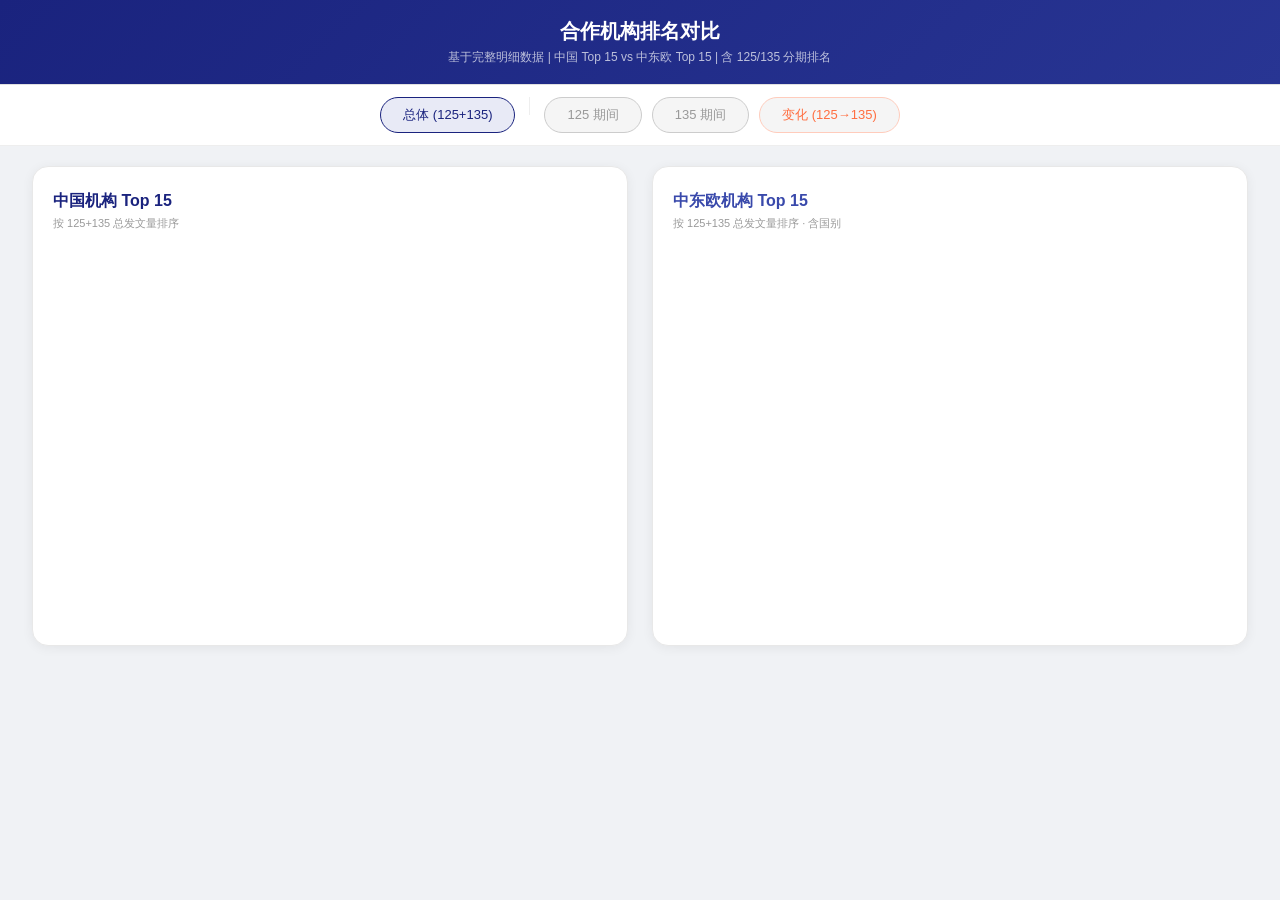
<file: Data-Visualization-Group-Homework-main/docs/institution_visualization.html>
<!DOCTYPE html>
<html lang="zh-CN">
<head>
<meta charset="UTF-8"><meta name="viewport" content="width=device-width, initial-scale=1.0">
<title>合作机构排名</title>
<script src="https://d3js.org/d3.v7.min.js"></script>
<link rel="stylesheet" href="common.css">
<style>
.main{display:grid;grid-template-columns:1fr 1fr;gap:24px;max-width:1400px;width:95%;margin:20px auto}
.panel{background:#fff;border:1px solid var(--c-border-lt);border-radius:16px;padding:24px 20px 18px;box-shadow:0 2px 12px rgba(0,0,0,0.06);min-height:480px}
.panel-head{display:flex;align-items:baseline;gap:8px;margin-bottom:4px}
.panel h3{font-size:16px;font-weight:700;margin:0}
.panel .sub{font-size:11px;color:#999;margin-bottom:16px}
.chart{width:100%}
.c-blue{color:var(--c-primary)}.c-purple{color:#3949ab}
.rank-change{display:inline-block;font-size:10px;margin-left:4px}
.rank-change.up{color:#2e7d32}
.rank-change.down{color:#c62828}
.rank-change.same{color:#999}
.chart-row{display:flex;align-items:center;gap:8px;padding:2px 0}
.chart-rank{flex:0 0 20px;text-align:center}
.chart-name{flex:0 0 150px;font-size:11px;color:#333;overflow:hidden;text-overflow:ellipsis;white-space:nowrap}
.chart-bar-wrap{flex:1;height:22px;position:relative;display:flex;align-items:stretch}
.chart-bar-bg{position:absolute;inset:0;background:#f5f5f5;border-radius:4px}
.chart-bar-fill{position:absolute;top:0;height:100%;border-radius:4px;opacity:0.85;transition:width 0.7s}
.chart-bar-fill.positive{left:50%;background:#69f0ae}
.chart-bar-fill.negative{right:50%;background:#ff6e40}
.chart-bar-center{position:absolute;left:50%;top:0;width:1px;height:100%;background:#e0e0e0;transform:translateX(-0.5px)}
.chart-val{flex:0 0 65px;font-size:11px;color:#555;text-align:right;font-weight:500}
.chart-val.positive{color:#2e7d32}
.chart-val.negative{color:#c62828}
.tooltip-inner{padding:10px 14px}
.tooltip-inner b{color:var(--c-blue);font-size:13px}
.tooltip-inner .detail{font-size:11px;color:#ddd;line-height:1.7}
//.stats-summary{display:flex;justify-content:center;gap:32px;padding:14px 20px;background:#fff;border-bottom:1px solid var(--c-border-ft)}
//.stats-summary .item{text-align:center}
//.stats-summary .num{font-size:20px;font-weight:800;color:var(--c-primary)}
//.stats-summary .label{font-size:11px;color:#999;margin-top:2px}
@media(max-width:960px){.main{grid-template-columns:1fr}}
</style>
</head>
<body>
<div class="header"><h1>合作机构排名对比</h1><p>基于完整明细数据 | 中国 Top 15 vs 中东欧 Top 15 | 含 125/135 分期排名</p></div>
<div class="stats-summary" id="statsSummary"></div>
<div class="controls">
  <button class="mode-btn active" data-mode="total">总体 (125+135)</button>
  <div class="sep"></div>
  <button class="mode-btn" data-mode="125">125 期间</button>
  <button class="mode-btn" data-mode="135">135 期间</button>
  <button class="mode-btn delta" data-mode="delta">变化 (125→135)</button>
</div>
<div class="main">
  <div class="panel" id="panelCN">
    <div class="panel-head"><h3 class="c-blue">中国机构 Top 15</h3></div>
    <div class="sub" id="subCN">按 125+135 总发文量排序</div>
    <div class="chart" id="chartCN"></div>
  </div>
  <div class="panel" id="panelCEE">
    <div class="panel-head"><h3 class="c-purple">中东欧机构 Top 15</h3></div>
    <div class="sub" id="subCEE">按 125+135 总发文量排序 · 含国别</div>
    <div class="chart" id="chartCEE"></div>
  </div>
</div>
<div class="tooltip" id="tooltip"></div>
<script>
const CN = [{"name": "清华大学", "name_en": "", "p125": 652, "p135": 1685, "rank_total": 3, "rank_125": 4, "rank_135": 1, "rank_change": 3, "delta": 1033}, {"name": "北京大学", "name_en": "", "p125": 908, "p135": 1535, "rank_total": 1, "rank_125": 2, "rank_135": 2, "rank_change": 0, "delta": 627}, {"name": "中国科学院高能物理研究所", "name_en": "", "p125": 1022, "p135": 1382, "rank_total": 2, "rank_125": 1, "rank_135": 3, "rank_change": -2, "delta": 360}, {"name": "中国科学院大学", "name_en": "", "p125": 156, "p135": 1318, "rank_total": 7, "rank_125": 12, "rank_135": 4, "rank_change": 8, "delta": 1162}, {"name": "中国科学技术大学", "name_en": "", "p125": 900, "p135": 1099, "rank_total": 4, "rank_125": 3, "rank_135": 5, "rank_change": -2, "delta": 199}, {"name": "上海交通大学", "name_en": "", "p125": 488, "p135": 1054, "rank_total": 6, "rank_125": 8, "rank_135": 6, "rank_change": 2, "delta": 566}, {"name": "中山大学", "name_en": "", "p125": 596, "p135": 989, "rank_total": 5, "rank_125": 6, "rank_135": 7, "rank_change": -1, "delta": 393}, {"name": "北京航空航天大学", "name_en": "", "p125": 140, "p135": 833, "rank_total": 10, "rank_125": 13, "rank_135": 8, "rank_change": 5, "delta": 693}, {"name": "山东大学", "name_en": "", "p125": 616, "p135": 829, "rank_total": 8, "rank_125": 5, "rank_135": 9, "rank_change": -4, "delta": 213}, {"name": "南京大学", "name_en": "", "p125": 546, "p135": 803, "rank_total": 9, "rank_125": 7, "rank_135": 10, "rank_change": -3, "delta": 257}, {"name": "华中师范大学", "name_en": "", "p125": 301, "p135": 642, "rank_total": 11, "rank_125": 9, "rank_135": 11, "rank_change": -2, "delta": 341}, {"name": "复旦大学", "name_en": "", "p125": 183, "p135": 528, "rank_total": 12, "rank_125": 10, "rank_135": 12, "rank_change": -2, "delta": 345}, {"name": "电子科技大学", "name_en": "", "p125": 92, "p135": 528, "rank_total": 13, "rank_125": 21, "rank_135": 13, "rank_change": 8, "delta": 436}, {"name": "武汉大学", "name_en": "", "p125": 62, "p135": 436, "rank_total": 15, "rank_125": 35, "rank_135": 14, "rank_change": 21, "delta": 374}, {"name": "浙江大学", "name_en": "", "p125": 156, "p135": 423, "rank_total": 14, "rank_125": 11, "rank_135": 15, "rank_change": -4, "delta": 267}, {"name": "中国原子能科学研究院", "name_en": "", "p125": 134, "p135": 332, "rank_total": 16, "rank_125": 15, "rank_135": 16, "rank_change": -1, "delta": 198}, {"name": "西安交通大学", "name_en": "", "p125": 95, "p135": 318, "rank_total": 17, "rank_125": 20, "rank_135": 17, "rank_change": 3, "delta": 223}, {"name": "华中科技大学", "name_en": "", "p125": 90, "p135": 297, "rank_total": 18, "rank_125": 23, "rank_135": 18, "rank_change": 5, "delta": 207}, {"name": "首都医科大学", "name_en": "", "p125": 54, "p135": 261, "rank_total": 19, "rank_125": 38, "rank_135": 19, "rank_change": 19, "delta": 207}, {"name": "中国科学院国家天文台", "name_en": "", "p125": 53, "p135": 249, "rank_total": 20, "rank_125": 39, "rank_135": 20, "rank_change": 19, "delta": 196}];
const CEE = [{"name": "匈牙利维格纳物理研究中心", "name_en": "", "country": "匈牙利", "p125": 1162, "p135": 1974, "rank_total": 2, "rank_125": 2, "rank_135": 1, "rank_change": 1, "delta": 812}, {"name": "查理大学", "name_en": "", "country": "捷克", "p125": 1397, "p135": 1934, "rank_total": 1, "rank_125": 1, "rank_135": 2, "rank_change": -1, "delta": 537}, {"name": "雅典大学", "name_en": "", "country": "希腊", "p125": 1121, "p135": 1697, "rank_total": 3, "rank_125": 3, "rank_135": 3, "rank_change": 0, "delta": 576}, {"name": "贝尔格莱德大学", "name_en": "", "country": "塞尔维亚", "p125": 1111, "p135": 1566, "rank_total": 4, "rank_125": 4, "rank_135": 4, "rank_change": 0, "delta": 455}, {"name": "霍里亚·胡鲁比国家物理和核工程研究所", "name_en": "", "country": "罗马尼亚", "p125": 952, "p135": 1536, "rank_total": 6, "rank_125": 6, "rank_135": 5, "rank_change": 1, "delta": 584}, {"name": "雅典国家技术大学", "name_en": "", "country": "希腊", "p125": 584, "p135": 1499, "rank_total": 7, "rank_125": 16, "rank_135": 6, "rank_change": 10, "delta": 915}, {"name": "波兰科学院核物理研究所", "name_en": "", "country": "波兰", "p125": 1044, "p135": 1485, "rank_total": 5, "rank_125": 5, "rank_135": 7, "rank_change": -2, "delta": 441}, {"name": "波兰国家核研究中心", "name_en": "", "country": "波兰", "p125": 568, "p135": 1386, "rank_total": 9, "rank_125": 18, "rank_135": 8, "rank_change": 10, "delta": 818}, {"name": "布拉迪斯拉发夸美纽斯大学", "name_en": "", "country": "斯洛伐克", "p125": 687, "p135": 1280, "rank_total": 8, "rank_125": 12, "rank_135": 9, "rank_change": 3, "delta": 593}, {"name": "华沙工业大学", "name_en": "", "country": "波兰", "p125": 242, "p135": 1272, "rank_total": 20, "rank_125": 34, "rank_135": 10, "rank_change": 24, "delta": 1030}, {"name": "斯洛文尼亚约瑟夫·斯蒂芬研究所", "name_en": "", "country": "斯洛文尼亚", "p125": 737, "p135": 1170, "rank_total": 12, "rank_125": 10, "rank_135": 11, "rank_change": -1, "delta": 433}, {"name": "克拉科夫AGH科技大学", "name_en": "", "country": "波兰", "p125": 694, "p135": 1140, "rank_total": 13, "rank_125": 11, "rank_135": 12, "rank_change": -1, "delta": 446}, {"name": "德谟克利特国家科学研究中心", "name_en": "", "country": "希腊", "p125": 818, "p135": 1114, "rank_total": 10, "rank_125": 9, "rank_135": 13, "rank_change": -4, "delta": 296}, {"name": "捷克理工大学", "name_en": "", "country": "捷克", "p125": 275, "p135": 1105, "rank_total": 22, "rank_125": 30, "rank_135": 14, "rank_change": 16, "delta": 830}, {"name": "罗兰大学", "name_en": "", "country": "匈牙利", "p125": 857, "p135": 1054, "rank_total": 11, "rank_125": 7, "rank_135": 15, "rank_change": -8, "delta": 197}, {"name": "华沙大学", "name_en": "", "country": "波兰", "p125": 528, "p135": 1030, "rank_total": 17, "rank_125": 22, "rank_135": 16, "rank_change": 6, "delta": 502}, {"name": "雅盖隆大学", "name_en": "", "country": "波兰", "p125": 585, "p135": 1025, "rank_total": 16, "rank_125": 15, "rank_135": 17, "rank_change": -2, "delta": 440}, {"name": "卢布尔雅那大学", "name_en": "", "country": "斯洛文尼亚", "p125": 571, "p135": 985, "rank_total": 18, "rank_125": 17, "rank_135": 18, "rank_change": -1, "delta": 414}, {"name": "捷克科学院物理研究所", "name_en": "", "country": "捷克", "p125": 669, "p135": 971, "rank_total": 15, "rank_125": 13, "rank_135": 19, "rank_change": -6, "delta": 302}, {"name": "萨洛尼卡大学", "name_en": "", "country": "希腊", "p125": 832, "p135": 967, "rank_total": 14, "rank_125": 8, "rank_135": 20, "rank_change": -12, "delta": 135}, {"name": "斯普利特大学", "name_en": "", "country": "克罗地亚", "p125": 619, "p135": 907, "rank_total": 19, "rank_125": 14, "rank_135": 21, "rank_change": -7, "delta": 288}, {"name": "德布勒森大学", "name_en": "", "country": "匈牙利", "p125": 551, "p135": 888, "rank_total": 21, "rank_125": 20, "rank_135": 22, "rank_change": -2, "delta": 337}, {"name": "约阿尼纳大学", "name_en": "", "country": "希腊", "p125": 547, "p135": 797, "rank_total": 23, "rank_125": 21, "rank_135": 23, "rank_change": -2, "delta": 250}, {"name": "萨格勒布大学", "name_en": "", "country": "克罗地亚", "p125": 473, "p135": 774, "rank_total": 25, "rank_125": 24, "rank_135": 24, "rank_change": 0, "delta": 301}, {"name": "维尔纽斯大学", "name_en": "", "country": "立陶宛", "p125": 274, "p135": 742, "rank_total": 29, "rank_125": 31, "rank_135": 25, "rank_change": 6, "delta": 468}, {"name": "国家激光、等离子体和辐射物理研究所", "name_en": "", "country": "罗马尼亚", "p125": 207, "p135": 737, "rank_total": 30, "rank_125": 37, "rank_135": 26, "rank_change": 11, "delta": 530}, {"name": "鲁杰尔·博什科维奇研究所", "name_en": "", "country": "克罗地亚", "p125": 560, "p135": 731, "rank_total": 24, "rank_125": 19, "rank_135": 27, "rank_change": -8, "delta": 171}, {"name": "匈牙利科学院核研究所", "name_en": "", "country": "匈牙利", "p125": 473, "p135": 715, "rank_total": 27, "rank_125": 25, "rank_135": 28, "rank_change": -3, "delta": 242}, {"name": "帕拉茨基大学", "name_en": "", "country": "捷克", "p125": 517, "p135": 692, "rank_total": 26, "rank_125": 23, "rank_135": 29, "rank_change": -6, "delta": 175}, {"name": "索非亚技术大学", "name_en": "", "country": "保加利亚", "p125": 461, "p135": 671, "rank_total": 28, "rank_125": 27, "rank_135": 30, "rank_change": -3, "delta": 210}];
let currentMode = "total";

function getVal(d){
  if(currentMode==="125") return d.p125;
  if(currentMode==="135") return d.p135;
  if(currentMode==="delta") return d.delta;
  return d.p125+d.p135;
}
function getRank(d){
  if(currentMode==="125") return d.rank_125;
  if(currentMode==="135") return d.rank_135;
  return d.rank_total;
}
function getRankLabel(d){
  var rc=d.rank_change;
  if(rc>0) return {cls:"up",txt:"↑"+rc};
  if(rc<0) return {cls:"down",txt:"↓"+Math.abs(rc)};
  return {cls:"same",txt:"−"};
}

// d3.select("#statsSummary").html(
//   '<div class="item"><div class="num">'+CN.length+'</div><div class="label">中国机构(全量)</div></div>'+
//   '<div class="item"><div class="num">'+CEE.length+'</div><div class="label">中东欧机构(全量)</div></div>'+
//   '<div class="item"><div class="num">'+d3.sum(CN,d=>d.p125+d.p135).toLocaleString()+'</div><div class="label">中国总论文</div></div>'+
//   '<div class="item"><div class="num">'+d3.sum(CEE,d=>d.p125+d.p135).toLocaleString()+'</div><div class="label">中东欧总论文</div></div>'
// );

function drawPanel(containerId, data, accentColor, showCountry){
  var c=d3.select("#"+containerId);
  var isDelta=currentMode==="delta";
  var sorted=[...data].sort((a,b)=>getVal(b)-getVal(a));
  var vals=sorted.map(d=>getVal(d));
  var maxV=isDelta?d3.max(vals.map(Math.abs))||1:d3.max(vals)||1;

  c.selectAll(".chart-row").data(sorted).join(
    enter=>{
      var row=enter.append("div").attr("class","chart-row").style("opacity",0);
      row.transition().duration(400).delay((d,i)=>i*40).style("opacity",1);

      var rk=row.append("span").attr("class","chart-rank");
      if(isDelta){
        rk.append("span").attr("class",function(){return ""}).style("display","none");
      }else{
        rk.append("span").attr("class",d=>"rank-badge"+(getRank(d)<=3?" top"+getRank(d) :"")).text((d,i)=>i+1);
      }

      var nm=row.append("span").attr("class","chart-name")
        .text(d=>{var n=d.name.length>12?d.name.slice(0,11)+"..":d.name;if(showCountry&&d.country)n+=" ("+d.country+")";return n;});
      if(isDelta){
        var rcSpan=nm.append("span").attr("class",d=>"rank-change "+getRankLabel(d).cls).style("margin-left","3px");
        rcSpan.text(d=>getRankLabel(d).txt);
      }

      var bw=row.append("span").attr("class","chart-bar-wrap");
      bw.append("span").attr("class","chart-bar-bg");
      if(isDelta){
        bw.append("span").attr("class","chart-bar-center");
        var barPct=d=>(Math.abs(getVal(d))/maxV*50)+"%";
        var positiveFill=bw.filter(d=>getVal(d)>=0).append("span").attr("class","chart-bar-fill positive").style("width","0%");
        var negativeFill=bw.filter(d=>getVal(d)<0).append("span").attr("class","chart-bar-fill negative").style("width","0%");
        setTimeout(function(){
          positiveFill.style("width",barPct);
          negativeFill.style("width",barPct);
        },50);
      }else{
        bw.append("span").attr("class","chart-bar-fill").style("background",accentColor).style("left","0").style("width",d=>(getVal(d)/maxV*100)+"%");
      }

      var valText=isDelta?(d=>(getVal(d)>=0?"+"+getVal(d):getVal(d)).toLocaleString()+" 篇"):(d=>getVal(d).toLocaleString()+" 篇");
      row.append("span").attr("class",d=>"chart-val"+(isDelta?(getVal(d)>=0?" positive":" negative"):"")).text(valText);

      row.on("mouseenter",function(e,d){
        d3.select(this).select(".chart-bar-fill").style("opacity",1);
        var html='<div class="tooltip-inner"><b>'+d.name+'</b>'+(d.name_en?'<br><span style="color:#aaa;font-size:10px">'+d.name_en+'</span>':'');
        if(showCountry&&d.country) html+='<br><span style="color:#aaa;font-size:10px">'+d.country+'</span>';
        html+='<div class="detail">'+
          '125: '+d.p125.toLocaleString()+' 篇 (第'+d.rank_125+')<br>'+
          '135: '+d.p135.toLocaleString()+' 篇 (第'+d.rank_135+')<br>'+
          '合计: '+(d.p125+d.p135).toLocaleString()+' 篇<br>'+
          '变化: '+(d.delta>=0?'+':'')+d.delta+' 篇<br>'+
          '排名: '+getRankLabel(d).txt;
        d3.select("#tooltip").html(html).style("opacity",1);
      })
      .on("mousemove",function(e){d3.select("#tooltip").style("left",(e.pageX+14)+"px").style("top",(e.pageY-10)+"px")})
      .on("mouseleave",function(){
        d3.select(this).select(".chart-bar-fill").style("opacity",0.85);
        d3.select("#tooltip").style("opacity",0);
      });
    }
  );
}

function renderAll(){
  var modeLabels={"total":"125+135","125":"125","135":"135","delta":"变化量 (125→135)"};
  var isDelta=currentMode==="delta";

  // 按当前模式动态选取 Top 15
  var cnTop15=[...CN].sort((a,b)=>getVal(b)-getVal(a)).slice(0,15);
  var ceeTop15=[...CEE].sort((a,b)=>getVal(b)-getVal(a)).slice(0,15);

  d3.select("#subCN").text((isDelta?"按变化量排序 | ":"按 "+modeLabels[currentMode]+" 排序 | ")+"Top 15 · 候选池 "+CN.length+" 个");
  d3.select("#subCEE").text((isDelta?"按变化量排序 | ":"按 "+modeLabels[currentMode]+" 排序 | ")+"含国别 | Top 15 · 候选池 "+CEE.length+" 个");
  var cnColor=isDelta?"#69f0ae":"#4fc3f7";
  var ceeColor=isDelta?"#69f0ae":"#7c4dff";
  drawPanel("chartCN", cnTop15, cnColor, false);
  drawPanel("chartCEE", ceeTop15, ceeColor, true);
}

d3.selectAll(".mode-btn").on("click",function(){
  currentMode=this.dataset.mode;
  d3.selectAll(".mode-btn").classed("active",function(){return this.dataset.mode===currentMode});
  d3.selectAll(".mode-btn.delta").classed("active",currentMode==="delta");
  d3.select("#chartCN").selectAll("*").remove();
  d3.select("#chartCEE").selectAll("*").remove();
  renderAll();
});

renderAll();
</script>
</body>
</html>
</file>
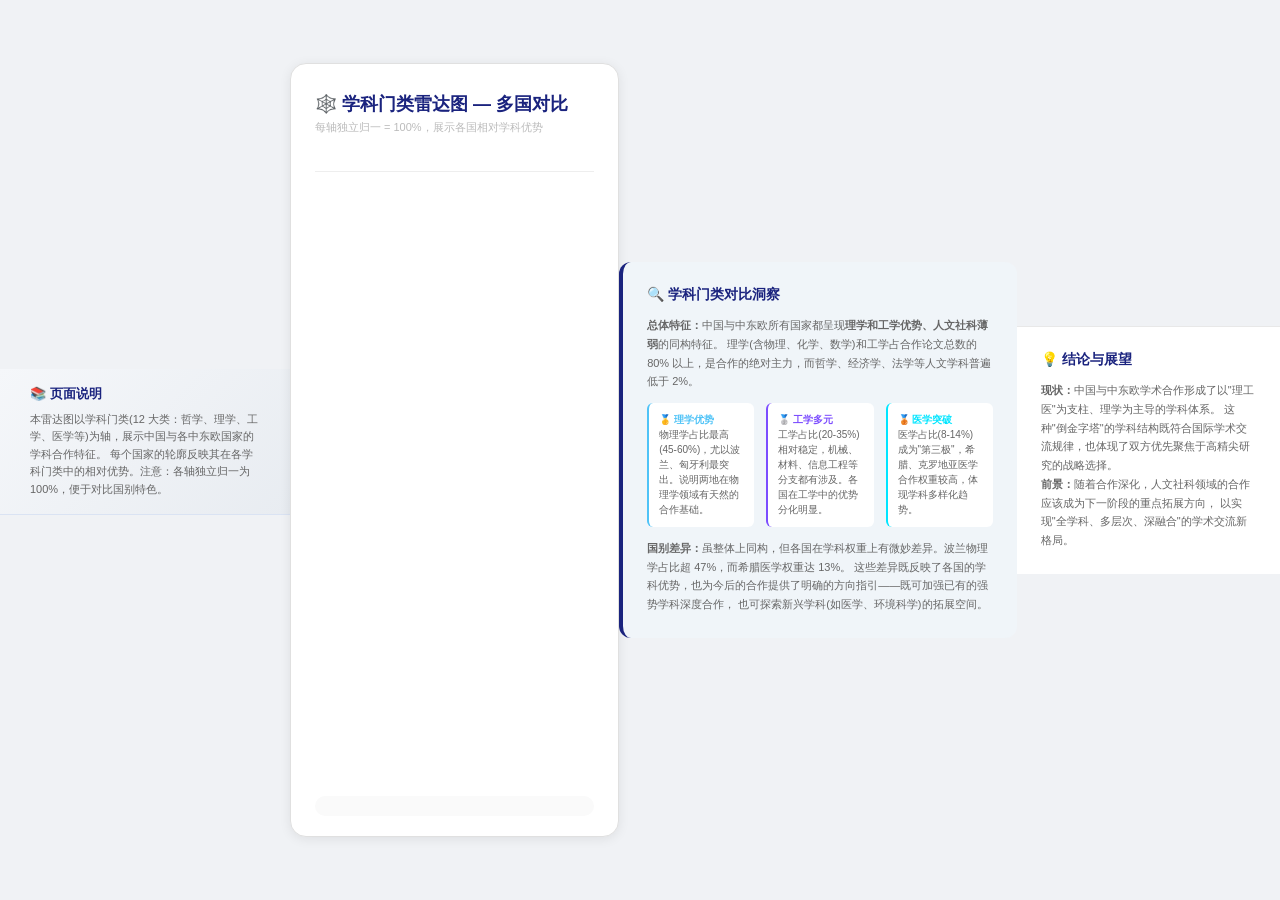
<file: Data-Visualization-Group-Homework-main/docs/radar_visualization.html>
<!DOCTYPE html>
<html lang="zh-CN">
<head>
<meta charset="UTF-8"><meta name="viewport" content="width=device-width, initial-scale=1.0">
<title>学科门类雷达图</title>
<script src="https://d3js.org/d3.v7.min.js"></script>
<link rel="stylesheet" href="common.css">
<style>
body{display:flex;justify-content:center;align-items:center;min-height:100vh}
.main{background:#fff;border:1px solid #e0e0e0;border-radius:16px;padding:28px 24px 20px;box-shadow:0 2px 12px rgba(0,0,0,0.08);max-width:960px;width:95%}
h3{font-size:18px;font-weight:600;color:var(--c-primary);margin-bottom:4px}
.subtitle{font-size:11px;color:#bbb;margin-bottom:12px}
.controls{display:flex;gap:8px;flex-wrap:wrap;margin-bottom:14px}
.country-chip{padding:7px 18px;border:2px solid #ccc;border-radius:20px;background:#fafafa;color:#999;cursor:pointer;font-size:13px;transition:all 0.2s;font-family:inherit}
.country-chip:hover{border-color:var(--c-primary);color:var(--c-primary)}
.country-chip.selected{background:#e8eaf6;color:var(--c-primary);border-color:var(--c-primary);font-weight:600}
.country-chip.disabled{opacity:0.4;cursor:not-allowed}
.chart-wrap{position:relative;width:100%;height:600px;display:flex;justify-content:center}
.chart{width:100%;height:600px}
.legend{display:flex;flex-wrap:wrap;gap:18px;margin-top:10px;padding:10px 14px;background:#fafafa;border-radius:10px;justify-content:center}
.legend-item{display:flex;align-items:center;gap:6px;font-size:12px;color:#555}
.legend-dot{width:12px;height:12px;border-radius:50%;display:inline-block;border:2px solid rgba(255,255,255,0.8);box-shadow:0 1px 3px rgba(0,0,0,0.2)}
.tooltip{position:absolute;background:rgba(30,30,50,0.95);color:#fff;padding:12px 18px;border-radius:12px;font-size:12px;pointer-events:none;opacity:0;border:1px solid rgba(255,255,255,0.1);z-index:200;line-height:1.7;backdrop-filter:blur(8px);min-width:180px;box-shadow:0 4px 20px rgba(0,0,0,0.25)}
.tooltip b{color:#fff;font-size:14px}
.tooltip .tt-row{display:flex;justify-content:space-between;gap:16px}
.tooltip .tt-val{font-weight:600}
</style>
</head>
<body>
<div style="background:linear-gradient(135deg, #f5f7fa, #e8ecf1); padding: 16px 30px; margin: 0 0 16px; border-bottom:1px solid #dae3f3;">
  <div style="max-width:960px; margin:0 auto;">
    <h2 style="font-size:13px; font-weight:700; color:#1a237e; margin-bottom:8px;">📚 页面说明</h2>
    <p style="font-size:11px; color:#666; line-height:1.6; margin:0;">
      本雷达图以学科门类(12 大类：哲学、理学、工学、医学等)为轴，展示中国与各中东欧国家的学科合作特征。
      每个国家的轮廓反映其在各学科门类中的相对优势。注意：各轴独立归一为 100%，便于对比国别特色。
    </p>
  </div>
</div>

<div class="main">
<h3>🕸️ 学科门类雷达图 — 多国对比</h3>
<div class="subtitle">每轴独立归一 = 100%，展示各国相对学科优势</div>
<div class="controls" id="controls"></div>
<div class="chart" id="chart"></div>
<div class="legend" id="legend"></div>
</div>
<div class="tooltip" id="tooltip"></div>
<script>
const DATA = [{"name": "波兰", "categories": {"哲学": 0.2, "经济学": 0.2, "法学": 0.9, "教育学": 1.7, "文学": 0.2, "历史学": 0.3, "理学": 47.3, "工学": 33.5, "农学": 1.3, "医学": 11.8, "管理学": 2.5, "艺术学": 0.1}, "total": 13387}, {"name": "捷克", "categories": {"哲学": 0.1, "经济学": 0.3, "法学": 0.8, "教育学": 1.4, "文学": 0.1, "历史学": 0.3, "理学": 48.9, "工学": 33.3, "农学": 2.9, "医学": 9.7, "管理学": 2.0, "艺术学": 0.1}, "total": 10043}, {"name": "希腊", "categories": {"哲学": 0.2, "经济学": 0.2, "法学": 0.9, "教育学": 1.4, "文学": 0.2, "历史学": 0.3, "理学": 46.5, "工学": 33.8, "农学": 0.8, "医学": 13.2, "管理学": 2.3, "艺术学": 0.2}, "total": 7960}, {"name": "罗马尼亚", "categories": {"哲学": 0.1, "经济学": 0.7, "法学": 0.7, "教育学": 2.5, "文学": 0.1, "历史学": 0.3, "理学": 45.5, "工学": 34.4, "农学": 0.9, "医学": 12.6, "管理学": 2.3, "艺术学": 0.1}, "total": 6818}, {"name": "匈牙利", "categories": {"哲学": 0.1, "经济学": 0.1, "法学": 0.6, "教育学": 1.5, "文学": 0.1, "历史学": 0.1, "理学": 57.7, "工学": 26.0, "农学": 1.1, "医学": 11.2, "管理学": 1.4, "艺术学": 0.0}, "total": 6526}, {"name": "斯洛文尼亚", "categories": {"哲学": 0.2, "经济学": 0.1, "法学": 0.7, "教育学": 1.4, "文学": 0.2, "历史学": 0.2, "理学": 57.1, "工学": 27.6, "农学": 0.8, "医学": 9.6, "管理学": 1.9, "艺术学": 0.2}, "total": 3269}, {"name": "塞尔维亚", "categories": {"哲学": 0.1, "经济学": 0.1, "法学": 0.7, "教育学": 1.2, "文学": 0.1, "历史学": 0.1, "理学": 62.9, "工学": 20.1, "农学": 1.0, "医学": 11.6, "管理学": 1.9, "艺术学": 0.1}, "total": 3125}, {"name": "斯洛伐克", "categories": {"哲学": 0.1, "经济学": 0.3, "法学": 0.5, "教育学": 1.4, "文学": 0.1, "历史学": 0.0, "理学": 59.0, "工学": 28.7, "农学": 0.4, "医学": 8.2, "管理学": 1.3, "艺术学": 0.1}, "total": 2973}, {"name": "保加利亚", "categories": {"哲学": 0.2, "经济学": 0.0, "法学": 0.7, "教育学": 1.9, "文学": 0.0, "历史学": 0.1, "理学": 58.1, "工学": 26.1, "农学": 1.1, "医学": 10.2, "管理学": 1.6, "艺术学": 0.1}, "total": 2916}, {"name": "克罗地亚", "categories": {"哲学": 0.0, "经济学": 0.3, "法学": 0.5, "教育学": 1.9, "文学": 0.0, "历史学": 0.1, "理学": 58.5, "工学": 23.1, "农学": 1.3, "医学": 13.4, "管理学": 0.9, "艺术学": 0.0}, "total": 2805}, {"name": "爱沙尼亚", "categories": {"哲学": 0.5, "经济学": 0.4, "法学": 0.7, "教育学": 1.9, "文学": 0.0, "历史学": 0.1, "理学": 57.6, "工学": 24.5, "农学": 1.9, "医学": 11.2, "管理学": 1.1, "艺术学": 0.1}, "total": 2311}, {"name": "拉脱维亚", "categories": {"哲学": 0.0, "经济学": 0.0, "法学": 0.1, "教育学": 0.8, "文学": 0.0, "历史学": 0.0, "理学": 69.2, "工学": 20.8, "农学": 0.3, "医学": 8.6, "管理学": 0.3, "艺术学": 0.0}, "total": 1413}];
const CATS = ["哲学", "经济学", "法学", "教育学", "文学", "历史学", "理学", "工学", "农学", "医学", "管理学", "艺术学"];
const COLORS = ["#4fc3f7","#7c4dff","#ff6e40","#69f0ae","#ffd740"];

let selected = [DATA[0]?.name, DATA[1]?.name, DATA[2]?.name].filter(Boolean);

function renderControls(){
  const c = d3.select("#controls");
  c.selectAll("*").remove();
  c.selectAll(".country-chip").data(DATA).join("div")
    .attr("class",d=>"country-chip"+(selected.includes(d.name)?" selected":"")+((!selected.includes(d.name)&&selected.length>=5)?" disabled":""))
    .text(d=>d.name+" ("+d.total+" 篇)")
    .on("click",(e,d)=>{
      if(selected.includes(d.name)){selected=selected.filter(s=>s!==d.name);renderControls();drawRadar()}
      else if(selected.length<5){selected.push(d.name);renderControls();drawRadar()}
    });
}

function drawRadar(){
  const c=d3.select("#chart"); c.selectAll("*").remove();
  const l=d3.select("#legend"); l.selectAll("*").remove();
  const w=Math.max(c.node().clientWidth,400), h=600, R=Math.min(w,h)/2-90;
  const cx=w/2, cy=h/2-10;
  const svg=c.append("svg").attr("width",w).attr("height",h).append("g").attr("transform","translate("+cx+","+cy+")");

  const N=CATS.length;
  const angleSlice=Math.PI*2/N;

  // Grid: concentric polygons (spider web)
  [20,40,60,80,100].forEach((pct,i)=>{
    const pts=[];
    for(let j=0;j<N;j++){
      const a=angleSlice*j-Math.PI/2;
      pts.push([R*pct/100*Math.cos(a), R*pct/100*Math.sin(a)]);
    }
    svg.append("polygon").attr("points",pts.map(p=>p.join(",")).join(" "))
      .attr("fill","none").attr("stroke","#e8e8e8").attr("stroke-width",i===4?1.2:0.8)
      .attr("stroke-dasharray",i%2===0?"4,3":"none");
    svg.append("text").attr("x",4).attr("y",-R*pct/100).attr("dy","0.35em")
      .style("fill","#ddd").style("font-size","9px").text(pct+"%");
  });

  // Axes
  svg.selectAll(".axis").data(CATS).join("line")
    .attr("x1",0).attr("y1",0)
    .attr("x2",(d,i)=>R*Math.cos(angleSlice*i-Math.PI/2))
    .attr("y2",(d,i)=>R*Math.sin(angleSlice*i-Math.PI/2))
    .attr("stroke","#d0d0d0").attr("stroke-width",1);

  // Axis labels
  svg.selectAll(".label").data(CATS).join("text")
    .attr("x",(d,i)=>(R+20)*Math.cos(angleSlice*i-Math.PI/2))
    .attr("y",(d,i)=>(R+20)*Math.sin(angleSlice*i-Math.PI/2))
    .attr("text-anchor",(d,i)=>{const a=angleSlice*i;return Math.abs(Math.cos(a))<0.1?"middle":Math.cos(a)>0?"start":"end"})
    .attr("dy","0.35em").style("fill","#667").style("font-size","12px").style("font-weight","500").text(d=>d);

  // Per-category normalization
  const selectedData = selected.map(name=>DATA.find(d=>d.name===name)).filter(Boolean);
  if(selectedData.length===0){c.append("div").style("text-align","center").style("padding","120px 0").style("color","#bbb").text("请选择至少一个国家");return}
  const maxPerCat={};
  CATS.forEach(cat=>{maxPerCat[cat]=d3.max(selectedData,d=>d.categories[cat]||0)||1});
  const normVal=(country,cat)=>((country.categories[cat]||0)/maxPerCat[cat])*100;
  const radarLine=d3.lineRadial().curve(d3.curveLinearClosed).radius(d=>R*d.nval/100).angle((d,i)=>i*angleSlice);

  // Draw each country
  selectedData.forEach((country,si)=>{
    const pts=CATS.map((cat,i)=>({nval:normVal(country,cat),cat,orig:country.categories[cat]||0,index:i}));
    const col=COLORS[si%COLORS.length];

    const path=svg.append("path").datum(pts)
      .attr("d",radarLine).attr("fill",col).attr("fill-opacity",0.1)
      .attr("stroke",col).attr("stroke-width",2.5).attr("stroke-opacity",0.85)
      .attr("stroke-linejoin","round");

    // Animate stroke draw-in
    const plen=path.node().getTotalLength();
    path.attr("stroke-dasharray",plen+" "+plen).attr("stroke-dashoffset",plen)
      .transition().duration(800).delay(si*200).attr("stroke-dashoffset",0)
      .transition().duration(200).attr("fill-opacity",0.13);

    // Data dots (animated in)
    svg.selectAll(".dot"+si).data(pts).join("circle")
      .attr("cx",d=>R*d.nval/100*Math.cos(angleSlice*d.index-Math.PI/2))
      .attr("cy",d=>R*d.nval/100*Math.sin(angleSlice*d.index-Math.PI/2))
      .attr("r",0).attr("fill",col).attr("stroke","#fff").attr("stroke-width",2.5)
      .transition().delay(600+si*200).duration(300).attr("r",5);

    // Hover tooltips (after all animations)
    setTimeout(()=>{
      svg.selectAll(".dot"+si).data(pts).join("circle")
        .attr("cx",d=>R*d.nval/100*Math.cos(angleSlice*d.index-Math.PI/2))
        .attr("cy",d=>R*d.nval/100*Math.sin(angleSlice*d.index-Math.PI/2))
        .attr("r",5).attr("fill",col).attr("stroke","#fff").attr("stroke-width",2.5).style("cursor","pointer")
        .on("mouseenter",function(e,d){
          d3.select(this).transition().duration(150).attr("r",9).attr("stroke-width",3);
          let bestCountry="",bestVal=0;
          selectedData.forEach(sc=>{const v=sc.categories[d.cat]||0;if(v>bestVal){bestVal=v;bestCountry=sc.name}});
          const isBest=country.name===bestCountry;
          showTooltip(e,
            '<b style="color:'+col+'">'+country.name+'</b> &mdash; <b>'+d.cat+'</b>'+
            '<div class="tt-row"><span>'+country.name+'</span><span class="tt-val">'+d.orig+'%</span></div>'+
            (isBest?'<div class="tt-row" style="color:#69f0ae"><span>🥇 该门类最高</span><span class="tt-val">'+d.orig+'%</span></div>':
              '<div class="tt-row"><span>'+bestCountry+' (最高)</span><span class="tt-val">'+bestVal+'%</span></div>')
          );
        })
        .on("mousemove",function(e){d3.select("#tooltip").style("left",(e.pageX+16)+"px").style("top",(e.pageY-10)+"px")})
        .on("mouseleave",function(){d3.select(this).transition().duration(150).attr("r",5).attr("stroke-width",2.5);hideTooltip()});
    },1000+si*200);
  });

  // Legend
  selectedData.forEach((country,i)=>{
    const col=COLORS[i%COLORS.length];
    l.append("div").attr("class","legend-item")
      .html('<span class="legend-dot" style="background:'+col+'"></span> '+country.name+' <span style="color:#bbb;font-size:11px">('+country.total+' 篇)</span>');
  });
}

function showTooltip(e,html){d3.select("#tooltip").html(html).style("opacity",1).style("left",(e.pageX+16)+"px").style("top",(e.pageY-10)+"px")}
function hideTooltip(){d3.select("#tooltip").style("opacity",0)}

renderControls();
drawRadar();
window.addEventListener("resize",drawRadar);
</script>

<div style="background:#f0f5f9; padding: 24px; margin: 20px auto; border-radius:12px; max-width:960px; border-left:4px solid #1a237e;">
  <h3 style="font-size:14px; font-weight:700; color:#1a237e; margin-bottom:12px;">🔍 学科门类对比洞察</h3>
  <p style="font-size:11px; color:#666; line-height:1.7; margin:0 0 12px;">
    <strong>总体特征：</strong>中国与中东欧所有国家都呈现<strong>理学和工学优势、人文社科薄弱</strong>的同构特征。
    理学(含物理、化学、数学)和工学占合作论文总数的 80% 以上，是合作的绝对主力，而哲学、经济学、法学等人文学科普遍低于 2%。
  </p>
  <div style="display:grid; grid-template-columns:repeat(3,1fr); gap:12px; font-size:10px; margin-bottom:12px;">
    <div style="padding:10px; background:#fff; border-radius:6px; border-left:2px solid #4fc3f7;">
      <strong style="color:#4fc3f7;">🥇 理学优势</strong><br/>
      <span style="color:#666; line-height:1.5;">物理学占比最高(45-60%)，尤以波兰、匈牙利最突出。说明两地在物理学领域有天然的合作基础。</span>
    </div>
    <div style="padding:10px; background:#fff; border-radius:6px; border-left:2px solid #7c4dff;">
      <strong style="color:#7c4dff;">🥈 工学多元</strong><br/>
      <span style="color:#666; line-height:1.5;">工学占比(20-35%)相对稳定，机械、材料、信息工程等分支都有涉及。各国在工学中的优势分化明显。</span>
    </div>
    <div style="padding:10px; background:#fff; border-radius:6px; border-left:2px solid #00e5ff;">
      <strong style="color:#00e5ff;">🥉 医学突破</strong><br/>
      <span style="color:#666; line-height:1.5;">医学占比(8-14%)成为"第三极"，希腊、克罗地亚医学合作权重较高，体现学科多样化趋势。</span>
    </div>
  </div>
  <p style="font-size:11px; color:#666; line-height:1.7; margin:0;">
    <strong>国别差异：</strong>虽整体上同构，但各国在学科权重上有微妙差异。波兰物理学占比超 47%，而希腊医学权重达 13%。
    这些差异既反映了各国的学科优势，也为今后的合作提供了明确的方向指引——既可加强已有的强势学科深度合作，
    也可探索新兴学科(如医学、环境科学)的拓展空间。
  </p>
</div>

<div style="background:#fff; border-top:1px solid #e8e8e8; padding: 24px; max-width:960px; margin:20px auto;">
  <h3 style="font-size:14px; font-weight:700; color:#1a237e; margin-bottom:12px;">💡 结论与展望</h3>
  <p style="font-size:11px; color:#666; line-height:1.7; margin:0;">
    <strong>现状：</strong>中国与中东欧学术合作形成了以"理工医"为支柱、理学为主导的学科体系。
    这种"倒金字塔"的学科结构既符合国际学术交流规律，也体现了双方优先聚焦于高精尖研究的战略选择。
    <br/><strong>前景：</strong>随着合作深化，人文社科领域的合作应该成为下一阶段的重点拓展方向，
    以实现"全学科、多层次、深融合"的学术交流新格局。
  </p>
</div>

</body>
</html>
</file>
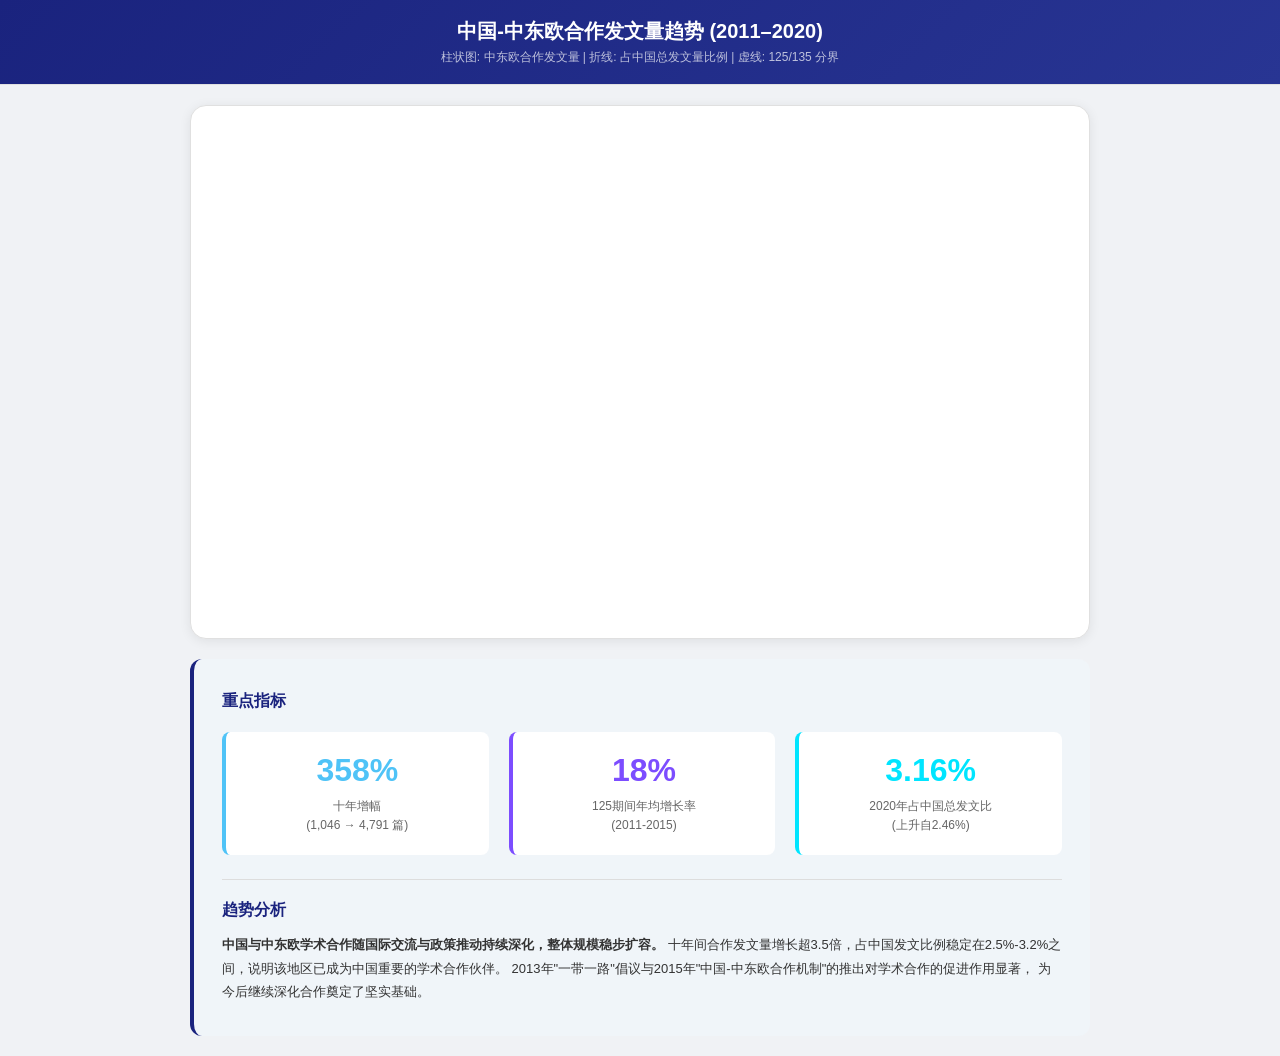
<file: Data-Visualization-Group-Homework-main/docs/trend_visualization.html>
<!DOCTYPE html>
<html lang="zh-CN">
<head>
<meta charset="UTF-8"><meta name="viewport" content="width=device-width, initial-scale=1.0">
<title>合作发文时间趋势</title>
<script src="https://d3js.org/d3.v7.min.js"></script>
<link rel="stylesheet" href="common.css">
<style>
.chart-wrap{background:#fff;border:1px solid #e0e0e0;border-radius:16px;padding:32px 28px 20px;box-shadow:0 2px 12px rgba(0,0,0,0.08);max-width:900px;width:95%;margin:20px auto}
h2{font-size:20px;font-weight:600;color:var(--c-primary);margin-bottom:4px}
.sub{font-size:12px;color:#999;margin-bottom:18px}
.chart{width:100%;height:480px}
.annotation{font-size:11px;fill:var(--c-purple);font-weight:600}
</style>
</head>
<body>
<div class="header"><h1>中国-中东欧合作发文量趋势 (2011–2020)</h1><p>柱状图: 中东欧合作发文量 | 折线: 占中国总发文量比例 | 虚线: 125/135 分界</p></div>

<div class="chart-wrap">
<div class="chart" id="chart"></div>
</div>


<div class="tooltip" id="tooltip"></div>
<script>
const DATA = [{"year": 2011, "cee": 1046, "china": 42487, "ratio": 2.46}, {"year": 2012, "cee": 1367, "china": 48536, "ratio": 2.82}, {"year": 2013, "cee": 1610, "china": 57879, "ratio": 2.78}, {"year": 2014, "cee": 1843, "china": 68646, "ratio": 2.68}, {"year": 2015, "cee": 2111, "china": 79401, "ratio": 2.66}, {"year": 2016, "cee": 2533, "china": 91862, "ratio": 2.76}, {"year": 2017, "cee": 2782, "china": 104021, "ratio": 2.67}, {"year": 2018, "cee": 3342, "china": 119825, "ratio": 2.79}, {"year": 2019, "cee": 4260, "china": 141889, "ratio": 3.0}, {"year": 2020, "cee": 4791, "china": 151785, "ratio": 3.16}];
const W = document.getElementById("chart").clientWidth;
const H = 460;
const M = {top:24,right:56,bottom:48,left:60};

const svg = d3.select("#chart").append("svg").attr("width",W).attr("height",H);
const g = svg.append("g").attr("transform",`translate(${M.left},${M.top})`);
const iw=W-M.left-M.right, ih=H-M.top-M.bottom;

const x=d3.scaleBand().domain(DATA.map(d=>d.year)).range([0,iw]).padding(0.25);
const y1=d3.scaleLinear().domain([0,d3.max(DATA,d=>d.cee)*1.15]).range([ih,0]);
const y2=d3.scaleLinear().domain([0,d3.max(DATA,d=>d.ratio)*1.2]).range([ih,0]);

// Axes
g.append("g").call(d3.axisLeft(y1).ticks(6).tickFormat(d=>d/1000+"k")).selectAll("text").style("fill","#8899aa").style("font-size","11px");
g.selectAll(".domain,.tick line").style("stroke","#eee");
g.append("g").attr("transform",`translate(0,${ih})`).call(d3.axisBottom(x).tickFormat(d=>d)).selectAll("text").style("fill","#8899aa").style("font-size","12px");
g.selectAll(".domain").style("stroke","#ccc");

g.append("g").attr("transform",`translate(${iw},0)`).call(d3.axisRight(y2).ticks(6).tickFormat(d=>d+"%")).selectAll("text").style("fill","#7c4dff").style("font-size","11px");

// Bars with enter animation
g.selectAll("rect").data(DATA).join("rect")
  .attr("x",d=>x(d.year)).attr("y",ih).attr("width",x.bandwidth()).attr("height",0)
  .attr("fill","#4fc3f7").attr("rx",3).attr("opacity",0.85)
  .transition().duration(800).delay((d,i)=>i*60)
  .attr("y",d=>y1(d.cee)).attr("height",d=>ih-y1(d.cee));

// Re-bind for static positions after transition
setTimeout(()=>{
g.selectAll("rect").data(DATA).join("rect")
  .attr("x",d=>x(d.year)).attr("y",d=>y1(d.cee)).attr("width",x.bandwidth()).attr("height",d=>ih-y1(d.cee))
  .attr("fill","#4fc3f7").attr("rx",3).attr("opacity",0.85)
  .on("mouseenter",function(e,d){d3.select(this).attr("fill","#00e5ff").attr("opacity",1);
    d3.select("#tooltip").style("opacity",1).html(`<b>${d.year}</b><br>中东欧发文: ${d.cee.toLocaleString()} 篇<br>中国总发文: ${d.china.toLocaleString()} 篇<br>占比: ${d.ratio}%`)
    .style("left",(e.pageX+14)+"px").style("top",(e.pageY-10)+"px");})
  .on("mouseleave",function(){d3.select(this).attr("fill","#4fc3f7").attr("opacity",0.85);d3.select("#tooltip").style("opacity",0);});
},900);

// Ratio line
const line=d3.line().x(d=>x(d.year)+x.bandwidth()/2).y(d=>y2(d.ratio)).curve(d3.curveMonotoneX);
const path=g.append("path").datum(DATA).attr("fill","none").attr("stroke","#7c4dff").attr("stroke-width",2.5).attr("d",line);
const totalLen=path.node().getTotalLength();
path.attr("stroke-dasharray",totalLen).attr("stroke-dashoffset",totalLen)
  .transition().duration(1200).delay(300).attr("stroke-dashoffset",0);

// Ratio dots
g.selectAll("circle.rdot").data(DATA).join("circle").attr("class","rdot")
  .attr("cx",d=>x(d.year)+x.bandwidth()/2).attr("cy",d=>y2(d.ratio)).attr("r",4)
  .attr("fill","#7c4dff").attr("stroke","#0a0e27").attr("stroke-width",2).attr("opacity",0)
  .transition().duration(400).delay((d,i)=>800+i*60).attr("opacity",1);

// Divider line at 2015.5
g.append("line").attr("x1",x(2015)+x.bandwidth()).attr("x2",x(2015)+x.bandwidth())
  .attr("y1",0).attr("y2",ih).attr("stroke","#bbb").attr("stroke-dasharray","6,4").attr("stroke-width",1.5);
g.append("text").attr("x",x(2015)+x.bandwidth()/2).attr("y",-8).attr("text-anchor","middle")
  .attr("class","annotation").text("125 | 135");

// Y labels
g.append("text").attr("x",-42).attr("y",-10).style("fill","#4fc3f7").style("font-size","11px").text("发文量");
g.append("text").attr("x",iw+42).attr("y",-10).style("fill","#7c4dff").style("font-size","11px").style("text-anchor","end").text("占比");
</script>

<div style="background:#f0f5f9; padding:32px 28px; margin:20px auto; border-radius:12px; border-left:4px solid #1a237e; max-width:900px; width:95%;">
  <h3 style="font-size:16px; font-weight:700; color:#1a237e; margin-bottom:20px">重点指标</h3>
  <div style="display:grid; grid-template-columns:repeat(3,1fr); gap:20px; margin-bottom:24px;">
    <div style="padding:20px; background:#fff; border-radius:8px; border-left:4px solid #4fc3f7; text-align:center;">
      <div style="font-size:32px; font-weight:800; color:#4fc3f7;">358%</div>
      <div style="color:#666; margin-top:8px; font-size:12px; line-height:1.6;">十年增幅<br/>(1,046 → 4,791 篇)</div>
    </div>
    <div style="padding:20px; background:#fff; border-radius:8px; border-left:4px solid #7c4dff; text-align:center;">
      <div style="font-size:32px; font-weight:800; color:#7c4dff;">18%</div>
      <div style="color:#666; margin-top:8px; font-size:12px; line-height:1.6;">125期间年均增长率<br/>(2011-2015)</div>
    </div>
    <div style="padding:20px; background:#fff; border-radius:8px; border-left:4px solid #00e5ff; text-align:center;">
      <div style="font-size:32px; font-weight:800; color:#00e5ff;">3.16%</div>
      <div style="color:#666; margin-top:8px; font-size:12px; line-height:1.6;">2020年占中国总发文比<br/>(上升自2.46%)</div>
    </div>
  </div>

  <h4 style="font-size:16px; font-weight:700; color:#1a237e; margin:24px 0 12px; border-top:1px solid #ddd; padding-top:20px;">趋势分析</h4>
  <p style="font-size:13px; color:#333; line-height:1.8; margin:0;">
    <strong>中国与中东欧学术合作随国际交流与政策推动持续深化，整体规模稳步扩容。</strong>
    十年间合作发文量增长超3.5倍，占中国发文比例稳定在2.5%-3.2%之间，说明该地区已成为中国重要的学术合作伙伴。 
    2013年"一带一路"倡议与2015年"中国-中东欧合作机制"的推出对学术合作的促进作用显著， 
    为今后继续深化合作奠定了坚实基础。
  </p>
</div>

</body>
</html>
</file>
<file: Data-Visualization-Group-Homework-main/docs/common.css>
:root{--c-primary:#1a237e;--c-primary-dark:#283593;--c-blue:#4fc3f7;--c-purple:#7c4dff;--c-cyan:#00e5ff;--c-orange:#ff6e40;--c-green:#69f0ae;--c-bg:#f0f2f5;--c-text:#333;--c-muted:#bbb;--c-border:#e0e0e0;--c-border-lt:#e8e8e8;--c-border-ft:#eee}
*,*::before,*::after{margin:0;padding:0;box-sizing:border-box}
body{font-family:"Microsoft YaHei","PingFang SC",sans-serif;background:var(--c-bg);color:var(--c-text)}
.header{background:linear-gradient(135deg,var(--c-primary),var(--c-primary-dark));color:#fff;padding:18px 30px;text-align:center;border-bottom:1px solid var(--c-border)}
.header h1{font-size:20px;font-weight:600;color:#fff}
.header p{font-size:12px;color:rgba(255,255,255,0.7);margin-top:4px}
.tooltip{position:absolute;background:rgba(0,0,0,0.82);color:#fff;padding:8px 14px;border-radius:8px;font-size:12px;line-height:1.6;pointer-events:none;opacity:0;border:1px solid rgba(0,0,0,0.2);z-index:200}
.controls{display:flex;justify-content:center;gap:10px;padding:12px 20px;background:#fff;border-bottom:1px solid var(--c-border-ft)}
.mode-btn{padding:8px 22px;border:1.5px solid #ccc;border-radius:20px;background:#f5f5f5;color:#999;cursor:pointer;font-size:13px;font-weight:500;transition:all 0.2s}
.mode-btn:hover{background:#eee;color:#666}
.mode-btn.active{background:#e8eaf6;color:var(--c-primary);border-color:var(--c-primary)}
.mode-btn.delta{color:var(--c-orange);border-color:#ffccbc}
.mode-btn.delta.active{background:#fbe9e7;color:var(--c-orange);border-color:var(--c-orange)}
.sep{width:1px;height:18px;background:var(--c-border-ft);margin:0 4px}
.rank-badge{display:inline-flex;align-items:center;justify-content:center;width:22px;height:22px;border-radius:11px;font-size:11px;font-weight:700;background:#e0e0e0;color:#fff;flex-shrink:0}
.rank-badge.top1{background:#ffd740;color:#0a0e27}
.rank-badge.top2{background:#b0bec5;color:#0a0e27}
.rank-badge.top3{background:#bcaaa4;color:#0a0e27}
</file>
